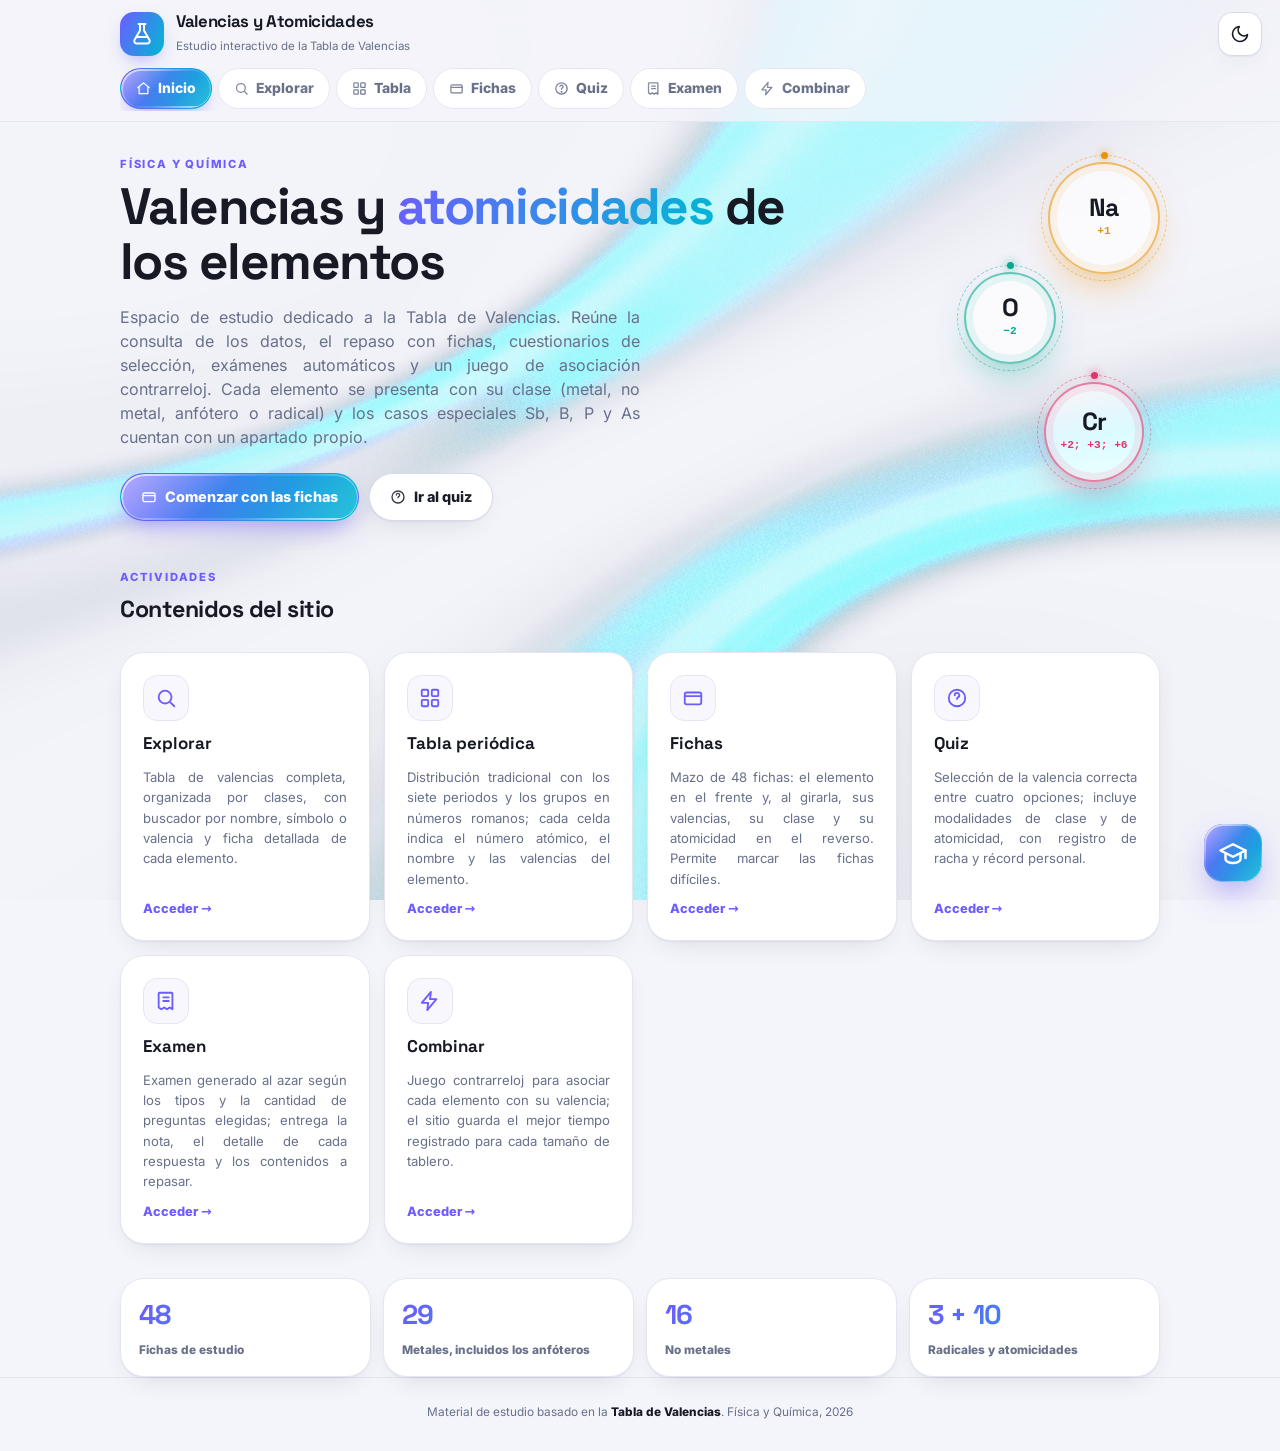
<file: index.html>
<!DOCTYPE html>
<html lang="es" data-theme="light">
<head>
<meta charset="UTF-8">
<meta name="viewport" content="width=device-width, initial-scale=1, viewport-fit=cover">
<title>Inicio | Valencias y Atomicidades</title>
<link rel="stylesheet" href="fonts/fonts.css">
<link rel="stylesheet" href="css/base.css">
<link rel="stylesheet" href="css/actividades.css">
<script>try{var _t=localStorage.getItem('vv_theme');if(_t==='dark'||(!_t&&matchMedia('(prefers-color-scheme: dark)').matches)){document.documentElement.dataset.theme='dark'}}catch(e){}</script>
</head>
<body>
<header class="hd">
  <div class="wrap">
    <div class="hd-row">
      <a class="brand" href="index.html">
        <span class="blogo"><svg width="24" height="24" viewBox="0 0 24 24" fill="none" stroke="currentColor" stroke-width="2" stroke-linecap="round" stroke-linejoin="round"><path d="M10 2v6.5L4.5 18a2.4 2.4 0 0 0 2 3.5h11a2.4 2.4 0 0 0 2-3.5L14 8.5V2"/><path d="M8.5 2h7"/><path d="M7 15h10"/></svg></span>
        <span class="btxt"><h1>Valencias y Atomicidades</h1><span class="hsub">Estudio interactivo de la Tabla de Valencias</span></span>
      </a>
      <button class="iconbtn" id="themeBtn" aria-label="Cambiar tema claro u oscuro" title="Modo claro u oscuro">
        <svg class="ic-moon" width="20" height="20" viewBox="0 0 24 24" fill="none" stroke="currentColor" stroke-width="2" stroke-linecap="round" stroke-linejoin="round"><path d="M21 12.8A9 9 0 1 1 11.2 3 7 7 0 0 0 21 12.8z"/></svg>
        <svg class="ic-sun" width="20" height="20" viewBox="0 0 24 24" fill="none" stroke="currentColor" stroke-width="2" stroke-linecap="round" stroke-linejoin="round"><circle cx="12" cy="12" r="4"/><path d="M12 2v2M12 20v2M4.9 4.9l1.4 1.4M17.7 17.7l1.4 1.4M2 12h2M20 12h2M4.9 19.1l1.4-1.4M17.7 6.3l1.4-1.4"/></svg>
      </button>
    </div>
    <nav class="tabs" data-nav="inicio" aria-label="Secciones">
      <a class="tab" data-page="inicio" href="index.html"><svg viewBox="0 0 24 24" fill="none" stroke="currentColor" stroke-width="2" stroke-linecap="round" stroke-linejoin="round"><path d="M3 10.5 12 3l9 7.5"/><path d="M5 10v10h14V10"/></svg>Inicio</a>
      <a class="tab" data-page="explorar" href="explorar.html"><svg viewBox="0 0 24 24" fill="none" stroke="currentColor" stroke-width="2" stroke-linecap="round" stroke-linejoin="round"><circle cx="11" cy="11" r="7"/><path d="m21 21-4-4"/></svg>Explorar</a>
      <a class="tab" data-page="tabla" href="tabla.html"><svg viewBox="0 0 24 24" fill="none" stroke="currentColor" stroke-width="2" stroke-linecap="round" stroke-linejoin="round"><rect x="3" y="3" width="7" height="7" rx="1"/><rect x="14" y="3" width="7" height="7" rx="1"/><rect x="3" y="14" width="7" height="7" rx="1"/><rect x="14" y="14" width="7" height="7" rx="1"/></svg>Tabla</a>
      <a class="tab" data-page="fichas" href="fichas.html"><svg viewBox="0 0 24 24" fill="none" stroke="currentColor" stroke-width="2" stroke-linecap="round" stroke-linejoin="round"><rect x="3" y="6" width="18" height="13" rx="2"/><path d="M3 10h18"/></svg>Fichas</a>
      <a class="tab" data-page="quiz" href="quiz.html"><svg viewBox="0 0 24 24" fill="none" stroke="currentColor" stroke-width="2" stroke-linecap="round" stroke-linejoin="round"><circle cx="12" cy="12" r="9"/><path d="M9.5 9a2.5 2.5 0 1 1 3.4 2.3c-.7.3-.9.8-.9 1.7"/><circle cx="12" cy="17" r=".6" fill="currentColor"/></svg>Quiz</a>
      <a class="tab" data-page="examen" href="examen.html"><svg viewBox="0 0 24 24" fill="none" stroke="currentColor" stroke-width="2" stroke-linecap="round" stroke-linejoin="round"><path d="M6 3h12a1 1 0 0 1 1 1v17l-3-2-3 2-3-2-3 2-3-2V4a1 1 0 0 1 1-1Z"/><path d="M9 8h6M9 12h6"/></svg>Examen</a>
      <a class="tab" data-page="combinar" href="combinar.html"><svg viewBox="0 0 24 24" fill="none" stroke="currentColor" stroke-width="2" stroke-linecap="round" stroke-linejoin="round"><path d="M13 2 3 14h7l-1 8 10-12h-7l1-8z"/></svg>Combinar</a>
    </nav>
  </div>
</header>

<main class="wrap">
  <section class="hero fadeup">
    <div class="kicker">Física y Química</div>
    <h2>Valencias y <span class="grad">atomicidades</span> de los elementos</h2>
    <p>Espacio de estudio dedicado a la Tabla de Valencias. Reúne la consulta de los datos, el repaso con fichas, cuestionarios de selección, exámenes automáticos y un juego de asociación contrarreloj. Cada elemento se presenta con su clase (metal, no metal, anfótero o radical) y los casos especiales Sb, B, P y As cuentan con un apartado propio.</p>
    <div class="hero-ctas">
      <a class="btn primary" href="fichas.html"><svg viewBox="0 0 24 24" fill="none" stroke="currentColor" stroke-width="2" stroke-linecap="round" stroke-linejoin="round"><rect x="3" y="6" width="18" height="13" rx="2"/><path d="M3 10h18"/></svg>Comenzar con las fichas</a>
      <a class="btn" href="quiz.html"><svg viewBox="0 0 24 24" fill="none" stroke="currentColor" stroke-width="2" stroke-linecap="round" stroke-linejoin="round"><circle cx="12" cy="12" r="9"/><path d="M9.5 9a2.5 2.5 0 1 1 3.4 2.3c-.7.3-.9.8-.9 1.7"/></svg>Ir al quiz</a>
    </div>
  </section>
  <!-- átomos flotantes: fuera del bloque de texto (el hero mide 720px
       y dentro de él taparían el título); anclados al wrap de la página -->
  <span class="float-atom metal fc1" aria-hidden="true"><span class="orbit"></span><b>Na</b><i>+1</i></span>
  <span class="float-atom nometal fc2" aria-hidden="true"><span class="orbit"></span><b>O</b><i>−2</i></span>
  <span class="float-atom anfi fc3" aria-hidden="true"><span class="orbit"></span><b>Cr</b><i>+2; +3; +6</i></span>

  <section class="sec">
    <div class="kicker">Actividades</div>
    <h2 class="h2">Contenidos del sitio</h2>
    <div class="act-grid">
      <a class="act-card" href="explorar.html">
        <span class="act-ico"><svg viewBox="0 0 24 24" fill="none" stroke="currentColor" stroke-width="2" stroke-linecap="round" stroke-linejoin="round"><circle cx="11" cy="11" r="7"/><path d="m21 21-4-4"/></svg></span>
        <h3>Explorar</h3>
        <p>Tabla de valencias completa, organizada por clases, con buscador por nombre, símbolo o valencia y ficha detallada de cada elemento.</p>
        <span class="act-go">Acceder →</span>
      </a>
      <a class="act-card" href="tabla.html">
        <span class="act-ico"><svg viewBox="0 0 24 24" fill="none" stroke="currentColor" stroke-width="2" stroke-linecap="round" stroke-linejoin="round"><rect x="3" y="3" width="7" height="7" rx="1"/><rect x="14" y="3" width="7" height="7" rx="1"/><rect x="3" y="14" width="7" height="7" rx="1"/><rect x="14" y="14" width="7" height="7" rx="1"/></svg></span>
        <h3>Tabla periódica</h3>
        <p>Distribución tradicional con los siete periodos y los grupos en números romanos; cada celda indica el número atómico, el nombre y las valencias del elemento.</p>
        <span class="act-go">Acceder →</span>
      </a>
      <a class="act-card" href="fichas.html">
        <span class="act-ico"><svg viewBox="0 0 24 24" fill="none" stroke="currentColor" stroke-width="2" stroke-linecap="round" stroke-linejoin="round"><rect x="3" y="6" width="18" height="13" rx="2"/><path d="M3 10h18"/></svg></span>
        <h3>Fichas</h3>
        <p>Mazo de 48 fichas: el elemento en el frente y, al girarla, sus valencias, su clase y su atomicidad en el reverso. Permite marcar las fichas difíciles.</p>
        <span class="act-go">Acceder →</span>
      </a>
      <a class="act-card" href="quiz.html">
        <span class="act-ico"><svg viewBox="0 0 24 24" fill="none" stroke="currentColor" stroke-width="2" stroke-linecap="round" stroke-linejoin="round"><circle cx="12" cy="12" r="9"/><path d="M9.5 9a2.5 2.5 0 1 1 3.4 2.3c-.7.3-.9.8-.9 1.7"/></svg></span>
        <h3>Quiz</h3>
        <p>Selección de la valencia correcta entre cuatro opciones; incluye modalidades de clase y de atomicidad, con registro de racha y récord personal.</p>
        <span class="act-go">Acceder →</span>
      </a>
      <a class="act-card" href="examen.html">
        <span class="act-ico"><svg viewBox="0 0 24 24" fill="none" stroke="currentColor" stroke-width="2" stroke-linecap="round" stroke-linejoin="round"><path d="M6 3h12a1 1 0 0 1 1 1v17l-3-2-3 2-3-2-3 2-3-2V4a1 1 0 0 1 1-1Z"/><path d="M9 8h6M9 12h6"/></svg></span>
        <h3>Examen</h3>
        <p>Examen generado al azar según los tipos y la cantidad de preguntas elegidas; entrega la nota, el detalle de cada respuesta y los contenidos a repasar.</p>
        <span class="act-go">Acceder →</span>
      </a>
      <a class="act-card" href="combinar.html">
        <span class="act-ico"><svg viewBox="0 0 24 24" fill="none" stroke="currentColor" stroke-width="2" stroke-linecap="round" stroke-linejoin="round"><path d="M13 2 3 14h7l-1 8 10-12h-7l1-8z"/></svg></span>
        <h3>Combinar</h3>
        <p>Juego contrarreloj para asociar cada elemento con su valencia; el sitio guarda el mejor tiempo registrado para cada tamaño de tablero.</p>
        <span class="act-go">Acceder →</span>
      </a>
    </div>
    <div class="stat-grid" id="stats"></div>
  </section>
</main>

<footer><div class="wrap">Material de estudio basado en la <b>Tabla de Valencias</b>. Física y Química, <span id="footYear"></span></div></footer>

<button class="fab" id="fab" aria-label="Sobre el autor" title="Sobre el autor">
  <svg width="30" height="30" viewBox="0 0 24 24" fill="none" stroke="currentColor" stroke-width="2" stroke-linecap="round" stroke-linejoin="round"><path d="M22 10 12 5 2 10l10 5 10-5z"/><path d="M6 12v5c0 1.7 2.7 3 6 3s6-1.3 6-3v-5"/><path d="M22 10v6"/></svg>
</button>
<div class="author" id="author" role="dialog" aria-label="Sobre el autor">
  <button class="close-x" aria-label="Cerrar"><svg width="16" height="16" viewBox="0 0 24 24" fill="none" stroke="currentColor" stroke-width="2.4" stroke-linecap="round"><path d="M18 6 6 18M6 6l12 12"/></svg></button>
  <div class="au-head">
    <div class="avatar">SF</div>
    <div>
      <h3>Samuel Ferreira Sanabria</h3>
      <p>Licenciatura en Educación de la Física y la Química<br>Tercer Curso, Turno Tarde</p>
    </div>
  </div>
  <div class="au-body"><b>Acerca de este sitio:</b> página web destinada al estudio de las <b>valencias</b> y las <b>atomicidades</b> de los elementos químicos a partir de la Tabla de Valencias. Para cada elemento se indican su <b>clase</b> (metal, no metal, anfótero o radical), su nomenclatura tradicional y los casos especiales <b>Sb, B, P y As</b>. El sitio incluye fichas de repaso, cuestionario de selección, exámenes automáticos, juego de asociación, consulta de la tabla y tabla periódica, organizados en pestañas.</div>
</div>

<script src="js/datos.js"></script>
<script src="js/fondo.js"></script>
<script src="js/ui.js"></script>
<script>
/* estadísticas del inicio, calculadas a partir de la tabla */
(function(){
  const metales=ITEMS.filter(x=>x.kind==='metal').length+ITEMS.filter(x=>x.kind==='anfi').length;
  const nm=ITEMS.filter(x=>x.kind==='nometal').length;
  const rad=ITEMS.filter(x=>x.kind==='radical').length;
  document.getElementById('stats').innerHTML=[
    [ITEMS.length,'Fichas de estudio'],
    [metales,'Metales, incluidos los anfóteros'],
    [nm,'No metales'],
    [rad+' + '+ATOMS.length,'Radicales y atomicidades'],
  ].map(([b,s])=>`<div class="stat"><b>${b}</b><span>${s}</span></div>`).join('');
})();
</script>
</body>
</html>
</file>
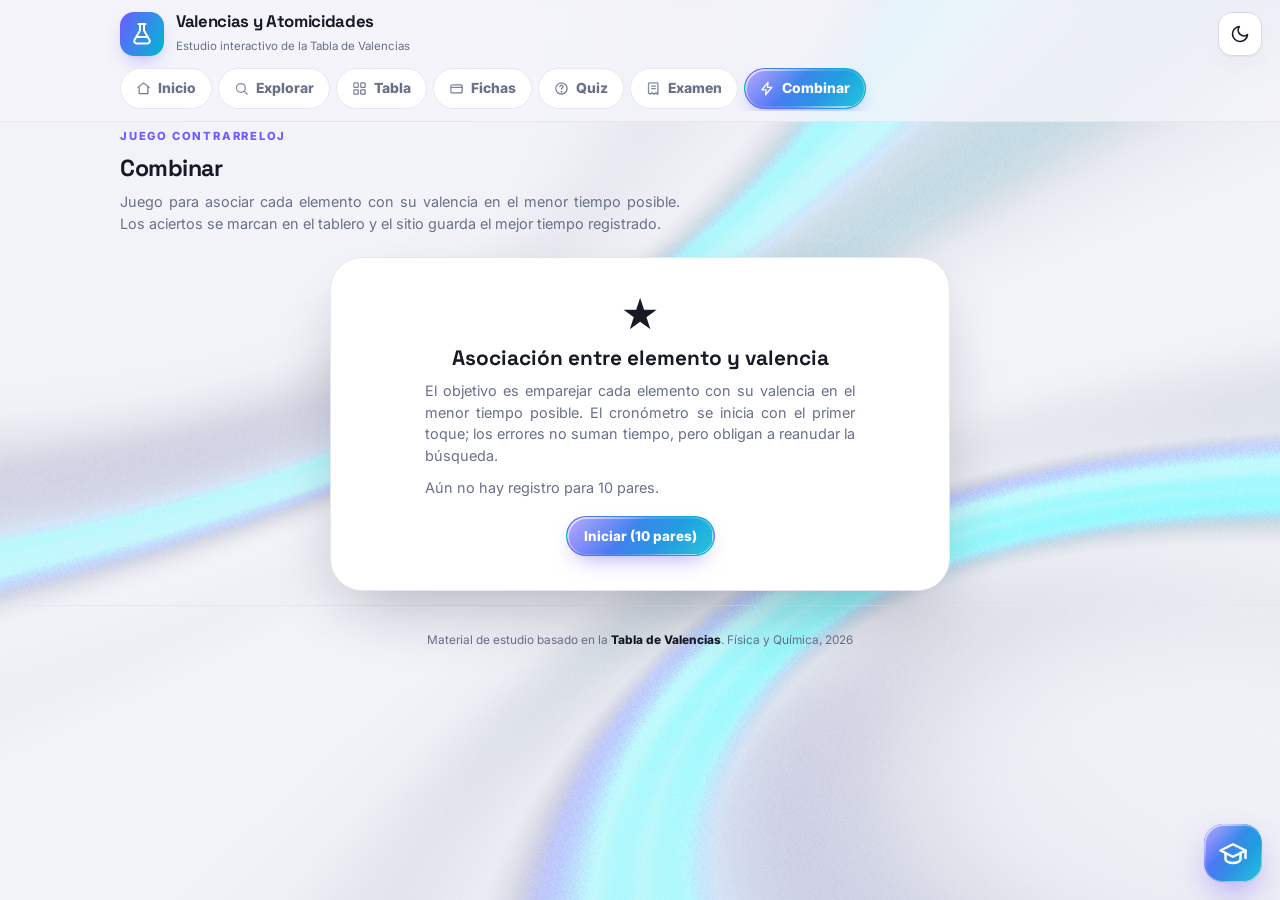
<file: combinar.html>
<!DOCTYPE html>
<html lang="es" data-theme="light">
<head>
<meta charset="UTF-8">
<meta name="viewport" content="width=device-width, initial-scale=1, viewport-fit=cover">
<title>Combinar | Valencias y Atomicidades</title>
<link rel="stylesheet" href="fonts/fonts.css">
<link rel="stylesheet" href="css/base.css">
<link rel="stylesheet" href="css/actividades.css">
<script>try{var _t=localStorage.getItem('vv_theme');if(_t==='dark'||(!_t&&matchMedia('(prefers-color-scheme: dark)').matches)){document.documentElement.dataset.theme='dark'}}catch(e){}</script>
</head>
<body>
<header class="hd">
  <div class="wrap">
    <div class="hd-row">
      <a class="brand" href="index.html">
        <span class="blogo"><svg width="24" height="24" viewBox="0 0 24 24" fill="none" stroke="currentColor" stroke-width="2" stroke-linecap="round" stroke-linejoin="round"><path d="M10 2v6.5L4.5 18a2.4 2.4 0 0 0 2 3.5h11a2.4 2.4 0 0 0 2-3.5L14 8.5V2"/><path d="M8.5 2h7"/><path d="M7 15h10"/></svg></span>
        <span class="btxt"><h1>Valencias y Atomicidades</h1><span class="hsub">Estudio interactivo de la Tabla de Valencias</span></span>
      </a>
      <button class="iconbtn" id="themeBtn" aria-label="Cambiar tema claro u oscuro" title="Modo claro u oscuro">
        <svg class="ic-moon" width="20" height="20" viewBox="0 0 24 24" fill="none" stroke="currentColor" stroke-width="2" stroke-linecap="round" stroke-linejoin="round"><path d="M21 12.8A9 9 0 1 1 11.2 3 7 7 0 0 0 21 12.8z"/></svg>
        <svg class="ic-sun" width="20" height="20" viewBox="0 0 24 24" fill="none" stroke="currentColor" stroke-width="2" stroke-linecap="round" stroke-linejoin="round"><circle cx="12" cy="12" r="4"/><path d="M12 2v2M12 20v2M4.9 4.9l1.4 1.4M17.7 17.7l1.4 1.4M2 12h2M20 12h2M4.9 19.1l1.4-1.4M17.7 6.3l1.4-1.4"/></svg>
      </button>
    </div>
    <nav class="tabs" data-nav="combinar" aria-label="Secciones">
      <a class="tab" data-page="inicio" href="index.html"><svg viewBox="0 0 24 24" fill="none" stroke="currentColor" stroke-width="2" stroke-linecap="round" stroke-linejoin="round"><path d="M3 10.5 12 3l9 7.5"/><path d="M5 10v10h14V10"/></svg>Inicio</a>
      <a class="tab" data-page="explorar" href="explorar.html"><svg viewBox="0 0 24 24" fill="none" stroke="currentColor" stroke-width="2" stroke-linecap="round" stroke-linejoin="round"><circle cx="11" cy="11" r="7"/><path d="m21 21-4-4"/></svg>Explorar</a>
      <a class="tab" data-page="tabla" href="tabla.html"><svg viewBox="0 0 24 24" fill="none" stroke="currentColor" stroke-width="2" stroke-linecap="round" stroke-linejoin="round"><rect x="3" y="3" width="7" height="7" rx="1"/><rect x="14" y="3" width="7" height="7" rx="1"/><rect x="3" y="14" width="7" height="7" rx="1"/><rect x="14" y="14" width="7" height="7" rx="1"/></svg>Tabla</a>
      <a class="tab" data-page="fichas" href="fichas.html"><svg viewBox="0 0 24 24" fill="none" stroke="currentColor" stroke-width="2" stroke-linecap="round" stroke-linejoin="round"><rect x="3" y="6" width="18" height="13" rx="2"/><path d="M3 10h18"/></svg>Fichas</a>
      <a class="tab" data-page="quiz" href="quiz.html"><svg viewBox="0 0 24 24" fill="none" stroke="currentColor" stroke-width="2" stroke-linecap="round" stroke-linejoin="round"><circle cx="12" cy="12" r="9"/><path d="M9.5 9a2.5 2.5 0 1 1 3.4 2.3c-.7.3-.9.8-.9 1.7"/><circle cx="12" cy="17" r=".6" fill="currentColor"/></svg>Quiz</a>
      <a class="tab" data-page="examen" href="examen.html"><svg viewBox="0 0 24 24" fill="none" stroke="currentColor" stroke-width="2" stroke-linecap="round" stroke-linejoin="round"><path d="M6 3h12a1 1 0 0 1 1 1v17l-3-2-3 2-3-2-3 2-3-2V4a1 1 0 0 1 1-1Z"/><path d="M9 8h6M9 12h6"/></svg>Examen</a>
      <a class="tab" data-page="combinar" href="combinar.html"><svg viewBox="0 0 24 24" fill="none" stroke="currentColor" stroke-width="2" stroke-linecap="round" stroke-linejoin="round"><path d="M13 2 3 14h7l-1 8 10-12h-7l1-8z"/></svg>Combinar</a>
    </nav>
  </div>
</header>

<main class="wrap">
  <div class="kicker" style="margin-top:6px">Juego contrarreloj</div>
  <h2 class="h2">Combinar</h2>
  <p class="hsub2">Juego para asociar cada elemento con su valencia en el menor tiempo posible. Los aciertos se marcan en el tablero y el sitio guarda el mejor tiempo registrado.</p>
  <div id="app-combinar"></div>
</main>

<footer><div class="wrap">Material de estudio basado en la <b>Tabla de Valencias</b>. Física y Química, <span id="footYear"></span></div></footer>

<button class="fab" id="fab" aria-label="Sobre el autor" title="Sobre el autor">
  <svg width="30" height="30" viewBox="0 0 24 24" fill="none" stroke="currentColor" stroke-width="2" stroke-linecap="round" stroke-linejoin="round"><path d="M22 10 12 5 2 10l10 5 10-5z"/><path d="M6 12v5c0 1.7 2.7 3 6 3s6-1.3 6-3v-5"/><path d="M22 10v6"/></svg>
</button>
<div class="author" id="author" role="dialog" aria-label="Sobre el autor">
  <button class="close-x" aria-label="Cerrar"><svg width="16" height="16" viewBox="0 0 24 24" fill="none" stroke="currentColor" stroke-width="2.4" stroke-linecap="round"><path d="M18 6 6 18M6 6l12 12"/></svg></button>
  <div class="au-head">
    <div class="avatar">SF</div>
    <div>
      <h3>Samuel Ferreira Sanabria</h3>
      <p>Licenciatura en Educación de la Física y la Química<br>Tercer Curso, Turno Tarde</p>
    </div>
  </div>
  <div class="au-body"><b>Acerca de este sitio:</b> página web destinada al estudio de las <b>valencias</b> y las <b>atomicidades</b> de los elementos químicos a partir de la Tabla de Valencias. Para cada elemento se indican su <b>clase</b> (metal, no metal, anfótero o radical), su nomenclatura tradicional y los casos especiales <b>Sb, B, P y As</b>. El sitio incluye fichas de repaso, cuestionario de selección, exámenes automáticos, juego de asociación, consulta de la tabla y tabla periódica, organizados en pestañas.</div>
</div>

<script src="react/react.production.min.js"></script>
<script src="react/react-dom.production.min.js"></script>
<script src="js/datos.js"></script>
<script src="js/componentes.js"></script>
<script src="js/combinar.js"></script>
<script src="js/fondo.js"></script>
<script src="js/ui.js"></script>
</body>
</html>
</file>
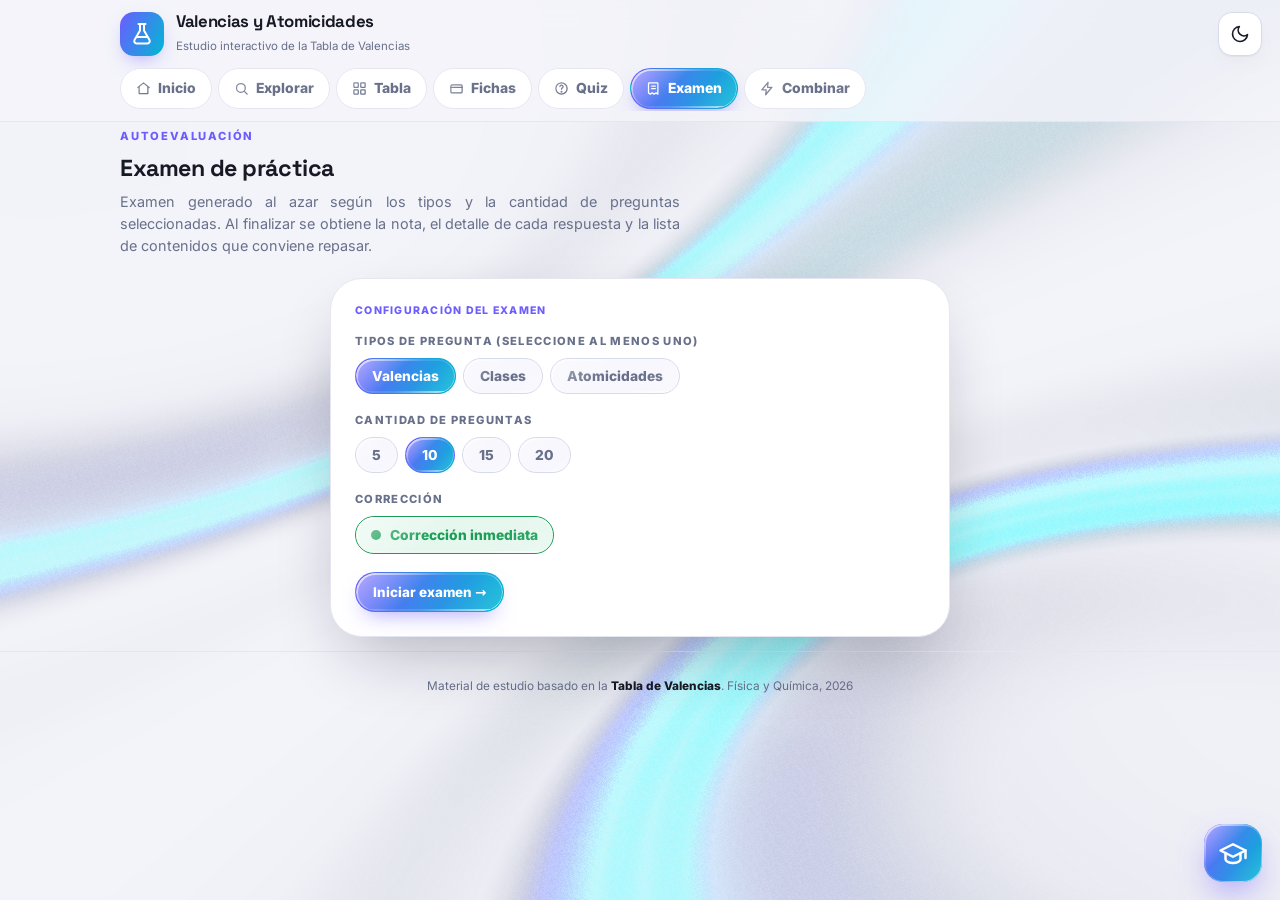
<file: examen.html>
<!DOCTYPE html>
<html lang="es" data-theme="light">
<head>
<meta charset="UTF-8">
<meta name="viewport" content="width=device-width, initial-scale=1, viewport-fit=cover">
<title>Examen | Valencias y Atomicidades</title>
<link rel="stylesheet" href="fonts/fonts.css">
<link rel="stylesheet" href="css/base.css">
<link rel="stylesheet" href="css/actividades.css">
<script>try{var _t=localStorage.getItem('vv_theme');if(_t==='dark'||(!_t&&matchMedia('(prefers-color-scheme: dark)').matches)){document.documentElement.dataset.theme='dark'}}catch(e){}</script>
</head>
<body>
<header class="hd">
  <div class="wrap">
    <div class="hd-row">
      <a class="brand" href="index.html">
        <span class="blogo"><svg width="24" height="24" viewBox="0 0 24 24" fill="none" stroke="currentColor" stroke-width="2" stroke-linecap="round" stroke-linejoin="round"><path d="M10 2v6.5L4.5 18a2.4 2.4 0 0 0 2 3.5h11a2.4 2.4 0 0 0 2-3.5L14 8.5V2"/><path d="M8.5 2h7"/><path d="M7 15h10"/></svg></span>
        <span class="btxt"><h1>Valencias y Atomicidades</h1><span class="hsub">Estudio interactivo de la Tabla de Valencias</span></span>
      </a>
      <button class="iconbtn" id="themeBtn" aria-label="Cambiar tema claro u oscuro" title="Modo claro u oscuro">
        <svg class="ic-moon" width="20" height="20" viewBox="0 0 24 24" fill="none" stroke="currentColor" stroke-width="2" stroke-linecap="round" stroke-linejoin="round"><path d="M21 12.8A9 9 0 1 1 11.2 3 7 7 0 0 0 21 12.8z"/></svg>
        <svg class="ic-sun" width="20" height="20" viewBox="0 0 24 24" fill="none" stroke="currentColor" stroke-width="2" stroke-linecap="round" stroke-linejoin="round"><circle cx="12" cy="12" r="4"/><path d="M12 2v2M12 20v2M4.9 4.9l1.4 1.4M17.7 17.7l1.4 1.4M2 12h2M20 12h2M4.9 19.1l1.4-1.4M17.7 6.3l1.4-1.4"/></svg>
      </button>
    </div>
    <nav class="tabs" data-nav="examen" aria-label="Secciones">
      <a class="tab" data-page="inicio" href="index.html"><svg viewBox="0 0 24 24" fill="none" stroke="currentColor" stroke-width="2" stroke-linecap="round" stroke-linejoin="round"><path d="M3 10.5 12 3l9 7.5"/><path d="M5 10v10h14V10"/></svg>Inicio</a>
      <a class="tab" data-page="explorar" href="explorar.html"><svg viewBox="0 0 24 24" fill="none" stroke="currentColor" stroke-width="2" stroke-linecap="round" stroke-linejoin="round"><circle cx="11" cy="11" r="7"/><path d="m21 21-4-4"/></svg>Explorar</a>
      <a class="tab" data-page="tabla" href="tabla.html"><svg viewBox="0 0 24 24" fill="none" stroke="currentColor" stroke-width="2" stroke-linecap="round" stroke-linejoin="round"><rect x="3" y="3" width="7" height="7" rx="1"/><rect x="14" y="3" width="7" height="7" rx="1"/><rect x="3" y="14" width="7" height="7" rx="1"/><rect x="14" y="14" width="7" height="7" rx="1"/></svg>Tabla</a>
      <a class="tab" data-page="fichas" href="fichas.html"><svg viewBox="0 0 24 24" fill="none" stroke="currentColor" stroke-width="2" stroke-linecap="round" stroke-linejoin="round"><rect x="3" y="6" width="18" height="13" rx="2"/><path d="M3 10h18"/></svg>Fichas</a>
      <a class="tab" data-page="quiz" href="quiz.html"><svg viewBox="0 0 24 24" fill="none" stroke="currentColor" stroke-width="2" stroke-linecap="round" stroke-linejoin="round"><circle cx="12" cy="12" r="9"/><path d="M9.5 9a2.5 2.5 0 1 1 3.4 2.3c-.7.3-.9.8-.9 1.7"/><circle cx="12" cy="17" r=".6" fill="currentColor"/></svg>Quiz</a>
      <a class="tab" data-page="examen" href="examen.html"><svg viewBox="0 0 24 24" fill="none" stroke="currentColor" stroke-width="2" stroke-linecap="round" stroke-linejoin="round"><path d="M6 3h12a1 1 0 0 1 1 1v17l-3-2-3 2-3-2-3 2-3-2V4a1 1 0 0 1 1-1Z"/><path d="M9 8h6M9 12h6"/></svg>Examen</a>
      <a class="tab" data-page="combinar" href="combinar.html"><svg viewBox="0 0 24 24" fill="none" stroke="currentColor" stroke-width="2" stroke-linecap="round" stroke-linejoin="round"><path d="M13 2 3 14h7l-1 8 10-12h-7l1-8z"/></svg>Combinar</a>
    </nav>
  </div>
</header>

<main class="wrap">
  <div class="kicker" style="margin-top:6px">Autoevaluación</div>
  <h2 class="h2">Examen de práctica</h2>
  <p class="hsub2">Examen generado al azar según los tipos y la cantidad de preguntas seleccionadas. Al finalizar se obtiene la nota, el detalle de cada respuesta y la lista de contenidos que conviene repasar.</p>
  <div id="app-examen"></div>
</main>

<footer><div class="wrap">Material de estudio basado en la <b>Tabla de Valencias</b>. Física y Química, <span id="footYear"></span></div></footer>

<button class="fab" id="fab" aria-label="Sobre el autor" title="Sobre el autor">
  <svg width="30" height="30" viewBox="0 0 24 24" fill="none" stroke="currentColor" stroke-width="2" stroke-linecap="round" stroke-linejoin="round"><path d="M22 10 12 5 2 10l10 5 10-5z"/><path d="M6 12v5c0 1.7 2.7 3 6 3s6-1.3 6-3v-5"/><path d="M22 10v6"/></svg>
</button>
<div class="author" id="author" role="dialog" aria-label="Sobre el autor">
  <button class="close-x" aria-label="Cerrar"><svg width="16" height="16" viewBox="0 0 24 24" fill="none" stroke="currentColor" stroke-width="2.4" stroke-linecap="round"><path d="M18 6 6 18M6 6l12 12"/></svg></button>
  <div class="au-head">
    <div class="avatar">SF</div>
    <div>
      <h3>Samuel Ferreira Sanabria</h3>
      <p>Licenciatura en Educación de la Física y la Química<br>Tercer Curso, Turno Tarde</p>
    </div>
  </div>
  <div class="au-body"><b>Acerca de este sitio:</b> página web destinada al estudio de las <b>valencias</b> y las <b>atomicidades</b> de los elementos químicos a partir de la Tabla de Valencias. Para cada elemento se indican su <b>clase</b> (metal, no metal, anfótero o radical), su nomenclatura tradicional y los casos especiales <b>Sb, B, P y As</b>. El sitio incluye fichas de repaso, cuestionario de selección, exámenes automáticos, juego de asociación, consulta de la tabla y tabla periódica, organizados en pestañas.</div>
</div>

<script src="react/react.production.min.js"></script>
<script src="react/react-dom.production.min.js"></script>
<script src="js/datos.js"></script>
<script src="js/componentes.js"></script>
<script src="js/examen.js"></script>
<script src="js/fondo.js"></script>
<script src="js/ui.js"></script>
</body>
</html>
</file>
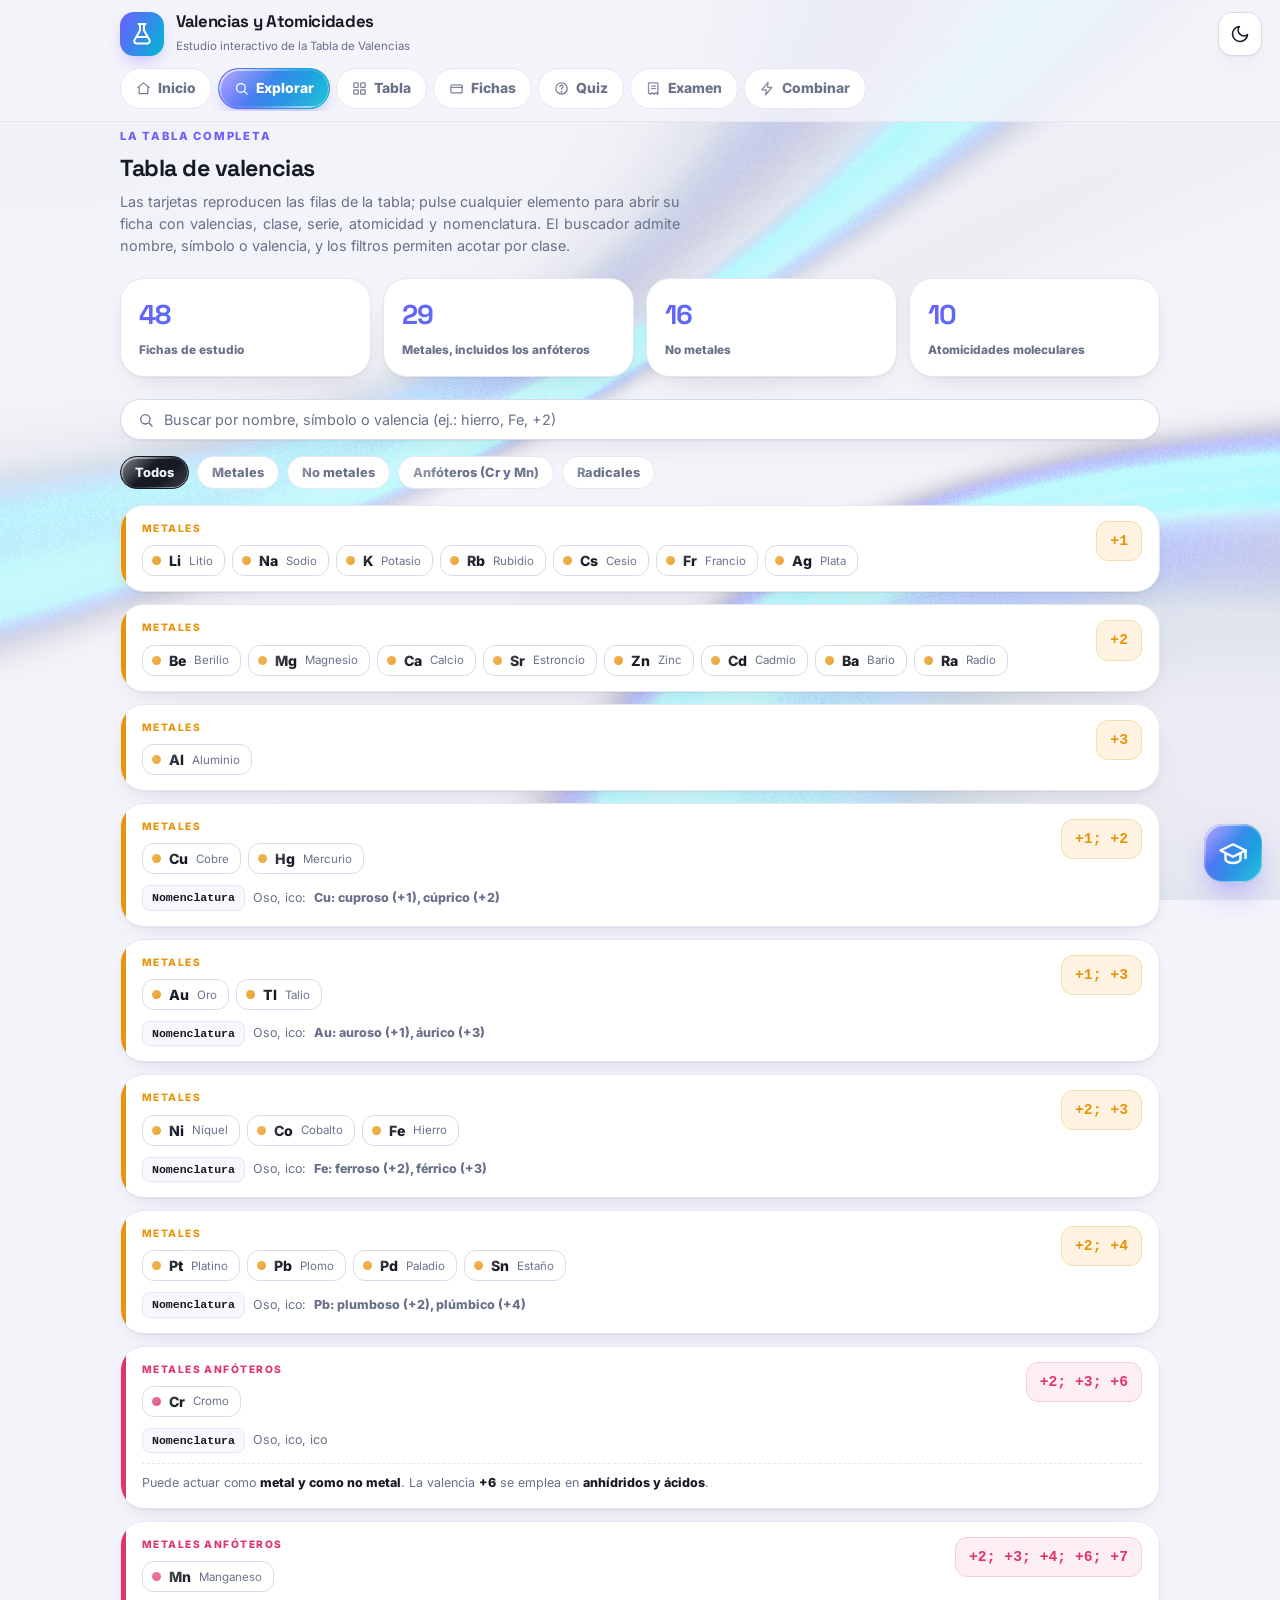
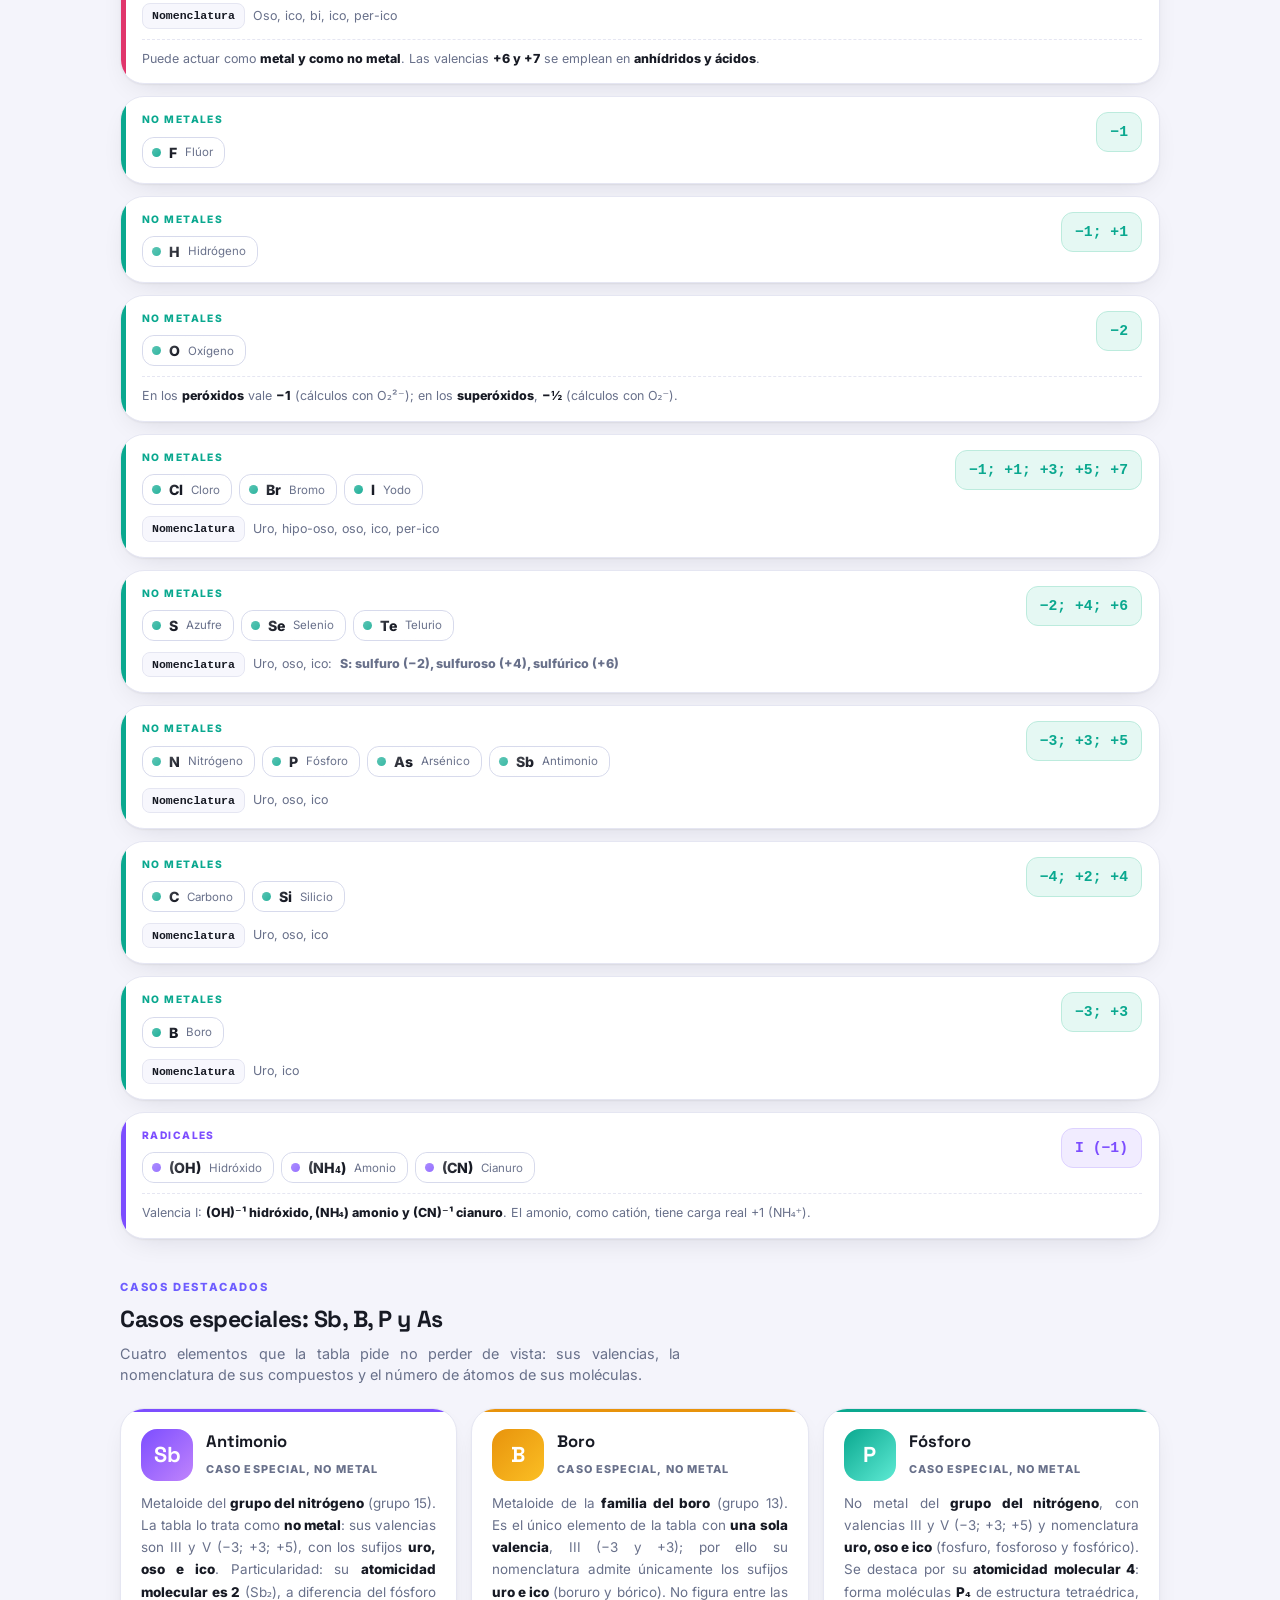
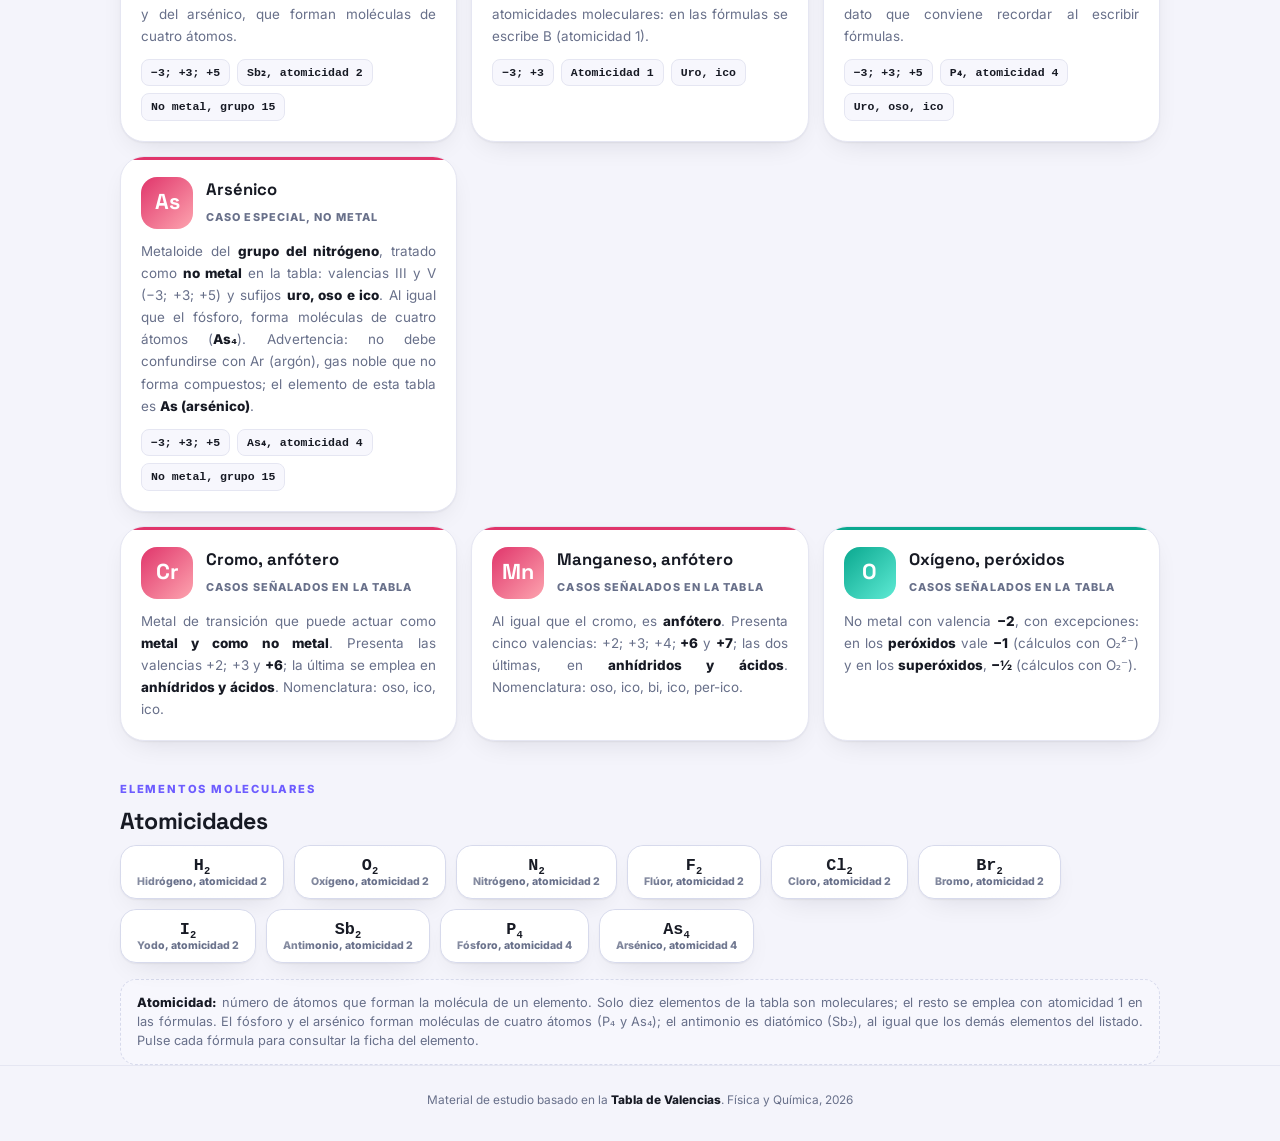
<file: explorar.html>
<!DOCTYPE html>
<html lang="es" data-theme="light">
<head>
<meta charset="UTF-8">
<meta name="viewport" content="width=device-width, initial-scale=1, viewport-fit=cover">
<title>Explorar | Valencias y Atomicidades</title>
<link rel="stylesheet" href="fonts/fonts.css">
<link rel="stylesheet" href="css/base.css">
<link rel="stylesheet" href="css/actividades.css">
<script>try{var _t=localStorage.getItem('vv_theme');if(_t==='dark'||(!_t&&matchMedia('(prefers-color-scheme: dark)').matches)){document.documentElement.dataset.theme='dark'}}catch(e){}</script>
</head>
<body>
<header class="hd">
  <div class="wrap">
    <div class="hd-row">
      <a class="brand" href="index.html">
        <span class="blogo"><svg width="24" height="24" viewBox="0 0 24 24" fill="none" stroke="currentColor" stroke-width="2" stroke-linecap="round" stroke-linejoin="round"><path d="M10 2v6.5L4.5 18a2.4 2.4 0 0 0 2 3.5h11a2.4 2.4 0 0 0 2-3.5L14 8.5V2"/><path d="M8.5 2h7"/><path d="M7 15h10"/></svg></span>
        <span class="btxt"><h1>Valencias y Atomicidades</h1><span class="hsub">Estudio interactivo de la Tabla de Valencias</span></span>
      </a>
      <button class="iconbtn" id="themeBtn" aria-label="Cambiar tema claro u oscuro" title="Modo claro u oscuro">
        <svg class="ic-moon" width="20" height="20" viewBox="0 0 24 24" fill="none" stroke="currentColor" stroke-width="2" stroke-linecap="round" stroke-linejoin="round"><path d="M21 12.8A9 9 0 1 1 11.2 3 7 7 0 0 0 21 12.8z"/></svg>
        <svg class="ic-sun" width="20" height="20" viewBox="0 0 24 24" fill="none" stroke="currentColor" stroke-width="2" stroke-linecap="round" stroke-linejoin="round"><circle cx="12" cy="12" r="4"/><path d="M12 2v2M12 20v2M4.9 4.9l1.4 1.4M17.7 17.7l1.4 1.4M2 12h2M20 12h2M4.9 19.1l1.4-1.4M17.7 6.3l1.4-1.4"/></svg>
      </button>
    </div>
    <nav class="tabs" data-nav="explorar" aria-label="Secciones">
      <a class="tab" data-page="inicio" href="index.html"><svg viewBox="0 0 24 24" fill="none" stroke="currentColor" stroke-width="2" stroke-linecap="round" stroke-linejoin="round"><path d="M3 10.5 12 3l9 7.5"/><path d="M5 10v10h14V10"/></svg>Inicio</a>
      <a class="tab" data-page="explorar" href="explorar.html"><svg viewBox="0 0 24 24" fill="none" stroke="currentColor" stroke-width="2" stroke-linecap="round" stroke-linejoin="round"><circle cx="11" cy="11" r="7"/><path d="m21 21-4-4"/></svg>Explorar</a>
      <a class="tab" data-page="tabla" href="tabla.html"><svg viewBox="0 0 24 24" fill="none" stroke="currentColor" stroke-width="2" stroke-linecap="round" stroke-linejoin="round"><rect x="3" y="3" width="7" height="7" rx="1"/><rect x="14" y="3" width="7" height="7" rx="1"/><rect x="3" y="14" width="7" height="7" rx="1"/><rect x="14" y="14" width="7" height="7" rx="1"/></svg>Tabla</a>
      <a class="tab" data-page="fichas" href="fichas.html"><svg viewBox="0 0 24 24" fill="none" stroke="currentColor" stroke-width="2" stroke-linecap="round" stroke-linejoin="round"><rect x="3" y="6" width="18" height="13" rx="2"/><path d="M3 10h18"/></svg>Fichas</a>
      <a class="tab" data-page="quiz" href="quiz.html"><svg viewBox="0 0 24 24" fill="none" stroke="currentColor" stroke-width="2" stroke-linecap="round" stroke-linejoin="round"><circle cx="12" cy="12" r="9"/><path d="M9.5 9a2.5 2.5 0 1 1 3.4 2.3c-.7.3-.9.8-.9 1.7"/><circle cx="12" cy="17" r=".6" fill="currentColor"/></svg>Quiz</a>
      <a class="tab" data-page="examen" href="examen.html"><svg viewBox="0 0 24 24" fill="none" stroke="currentColor" stroke-width="2" stroke-linecap="round" stroke-linejoin="round"><path d="M6 3h12a1 1 0 0 1 1 1v17l-3-2-3 2-3-2-3 2-3-2V4a1 1 0 0 1 1-1Z"/><path d="M9 8h6M9 12h6"/></svg>Examen</a>
      <a class="tab" data-page="combinar" href="combinar.html"><svg viewBox="0 0 24 24" fill="none" stroke="currentColor" stroke-width="2" stroke-linecap="round" stroke-linejoin="round"><path d="M13 2 3 14h7l-1 8 10-12h-7l1-8z"/></svg>Combinar</a>
    </nav>
  </div>
</header>

<main class="wrap">
  <div class="kicker" style="margin-top:6px">La tabla completa</div>
  <h2 class="h2">Tabla de valencias</h2>
  <p class="hsub2">Las tarjetas reproducen las filas de la tabla; pulse cualquier elemento para abrir su ficha con valencias, clase, serie, atomicidad y nomenclatura. El buscador admite nombre, símbolo o valencia, y los filtros permiten acotar por clase.</p>

  <div class="stat-grid" style="margin-top:0">
    <div class="stat"><b id="statEls">—</b><span>Fichas de estudio</span></div>
    <div class="stat"><b id="statM">—</b><span>Metales, incluidos los anfóteros</span></div>
    <div class="stat"><b id="statNm">—</b><span>No metales</span></div>
    <div class="stat"><b id="statAt">—</b><span>Atomicidades moleculares</span></div>
  </div>

  <div class="sec" style="margin-top:22px">
    <div class="toolbar">
      <div class="searchbox">
        <svg viewBox="0 0 24 24" fill="none" stroke="currentColor" stroke-width="2" stroke-linecap="round" stroke-linejoin="round"><circle cx="11" cy="11" r="7"/><path d="m21 21-4-4"/></svg>
        <input id="searchIn" type="search" placeholder="Buscar por nombre, símbolo o valencia (ej.: hierro, Fe, +2)" aria-label="Buscar elemento">
      </div>
    </div>
    <div class="fchips" id="filterChips">
      <button class="fchip on" data-f="todos">Todos</button>
      <button class="fchip" data-f="metal">Metales</button>
      <button class="fchip" data-f="nometal">No metales</button>
      <button class="fchip" data-f="anfi">Anfóteros (Cr y Mn)</button>
      <button class="fchip" data-f="radical">Radicales</button>
    </div>
    <div id="tabla"></div>
  </div>

  <div class="sec">
    <div class="kicker">Casos destacados</div>
    <h2 class="h2">Casos especiales: Sb, B, P y As</h2>
    <p class="hsub2">Cuatro elementos que la tabla pide no perder de vista: sus valencias, la nomenclatura de sus compuestos y el número de átomos de sus moléculas.</p>
    <div class="sp-grid" id="specials"></div>
    <div class="sp-grid" id="otrosCasos" style="margin-top:14px"></div>
  </div>

  <div class="sec">
    <div class="kicker">Elementos moleculares</div>
    <h2 class="h2">Atomicidades</h2>
    <div class="atom-strip" id="atomStrip"></div>
    <div class="note-card"><b>Atomicidad:</b> número de átomos que forman la molécula de un elemento. Solo diez elementos de la tabla son moleculares; el resto se emplea con atomicidad 1 en las fórmulas. El fósforo y el arsénico forman moléculas de cuatro átomos (P₄ y As₄); el antimonio es diatómico (Sb₂), al igual que los demás elementos del listado. Pulse cada fórmula para consultar la ficha del elemento.</div>
  </div>
</main>

<footer><div class="wrap">Material de estudio basado en la <b>Tabla de Valencias</b>. Física y Química, <span id="footYear"></span></div></footer>

<div class="overlay" id="overlay" role="dialog" aria-modal="true"><div class="sheet" id="sheet"></div></div>

<button class="fab" id="fab" aria-label="Sobre el autor" title="Sobre el autor">
  <svg width="30" height="30" viewBox="0 0 24 24" fill="none" stroke="currentColor" stroke-width="2" stroke-linecap="round" stroke-linejoin="round"><path d="M22 10 12 5 2 10l10 5 10-5z"/><path d="M6 12v5c0 1.7 2.7 3 6 3s6-1.3 6-3v-5"/><path d="M22 10v6"/></svg>
</button>
<div class="author" id="author" role="dialog" aria-label="Sobre el autor">
  <button class="close-x" aria-label="Cerrar"><svg width="16" height="16" viewBox="0 0 24 24" fill="none" stroke="currentColor" stroke-width="2.4" stroke-linecap="round"><path d="M18 6 6 18M6 6l12 12"/></svg></button>
  <div class="au-head">
    <div class="avatar">SF</div>
    <div>
      <h3>Samuel Ferreira Sanabria</h3>
      <p>Licenciatura en Educación de la Física y la Química<br>Tercer Curso, Turno Tarde</p>
    </div>
  </div>
  <div class="au-body"><b>Acerca de este sitio:</b> página web destinada al estudio de las <b>valencias</b> y las <b>atomicidades</b> de los elementos químicos a partir de la Tabla de Valencias. Para cada elemento se indican su <b>clase</b> (metal, no metal, anfótero o radical), su nomenclatura tradicional y los casos especiales <b>Sb, B, P y As</b>. El sitio incluye fichas de repaso, cuestionario de selección, exámenes automáticos, juego de asociación, consulta de la tabla y tabla periódica, organizados en pestañas.</div>
</div>

<script src="js/datos.js"></script>
<script src="js/explorar.js"></script>
<script src="js/fondo.js"></script>
<script src="js/ui.js"></script>
</body>
</html>
</file>
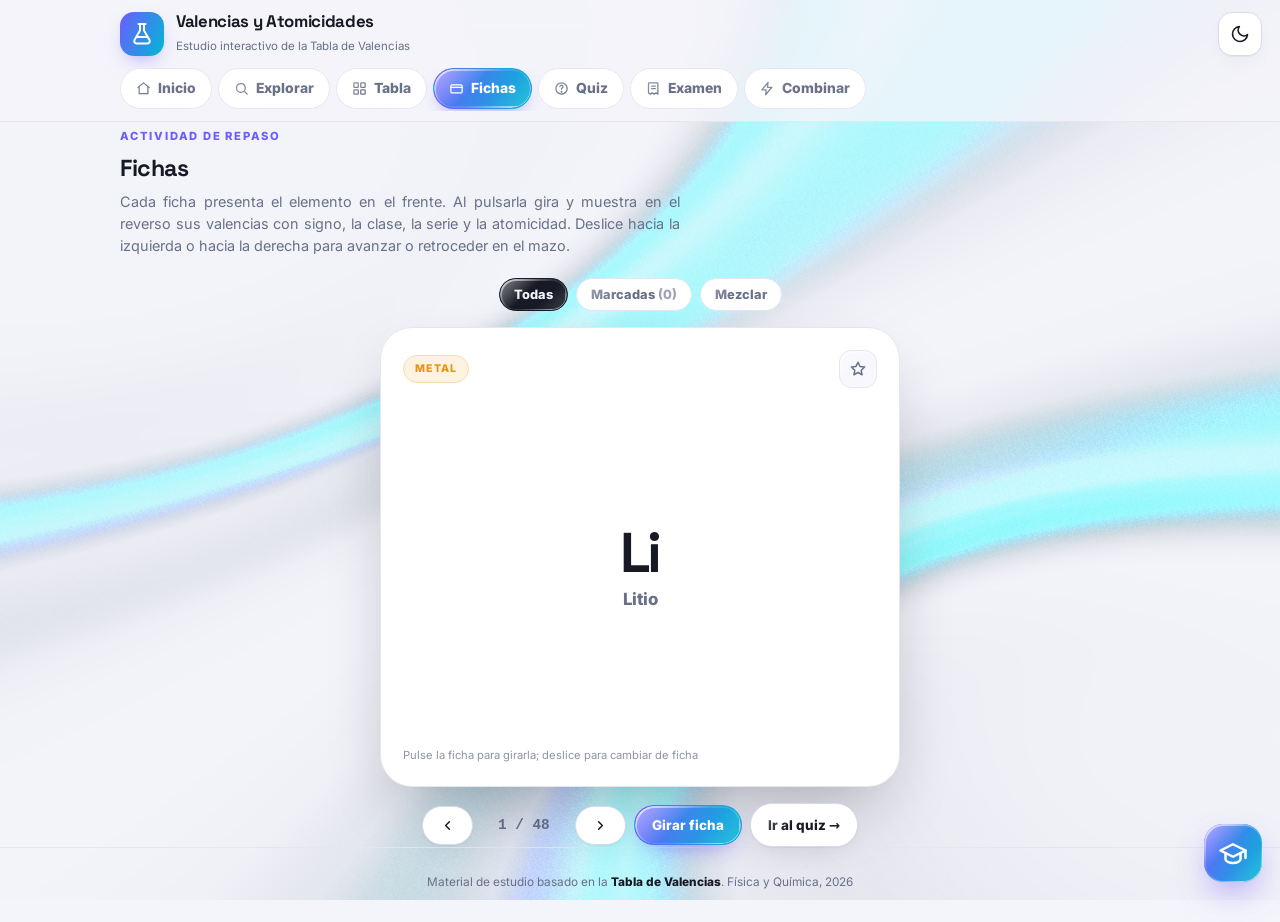
<file: fichas.html>
<!DOCTYPE html>
<html lang="es" data-theme="light">
<head>
<meta charset="UTF-8">
<meta name="viewport" content="width=device-width, initial-scale=1, viewport-fit=cover">
<title>Fichas | Valencias y Atomicidades</title>
<link rel="stylesheet" href="fonts/fonts.css">
<link rel="stylesheet" href="css/base.css">
<link rel="stylesheet" href="css/actividades.css">
<script>try{var _t=localStorage.getItem('vv_theme');if(_t==='dark'||(!_t&&matchMedia('(prefers-color-scheme: dark)').matches)){document.documentElement.dataset.theme='dark'}}catch(e){}</script>
</head>
<body>
<header class="hd">
  <div class="wrap">
    <div class="hd-row">
      <a class="brand" href="index.html">
        <span class="blogo"><svg width="24" height="24" viewBox="0 0 24 24" fill="none" stroke="currentColor" stroke-width="2" stroke-linecap="round" stroke-linejoin="round"><path d="M10 2v6.5L4.5 18a2.4 2.4 0 0 0 2 3.5h11a2.4 2.4 0 0 0 2-3.5L14 8.5V2"/><path d="M8.5 2h7"/><path d="M7 15h10"/></svg></span>
        <span class="btxt"><h1>Valencias y Atomicidades</h1><span class="hsub">Estudio interactivo de la Tabla de Valencias</span></span>
      </a>
      <button class="iconbtn" id="themeBtn" aria-label="Cambiar tema claro u oscuro" title="Modo claro u oscuro">
        <svg class="ic-moon" width="20" height="20" viewBox="0 0 24 24" fill="none" stroke="currentColor" stroke-width="2" stroke-linecap="round" stroke-linejoin="round"><path d="M21 12.8A9 9 0 1 1 11.2 3 7 7 0 0 0 21 12.8z"/></svg>
        <svg class="ic-sun" width="20" height="20" viewBox="0 0 24 24" fill="none" stroke="currentColor" stroke-width="2" stroke-linecap="round" stroke-linejoin="round"><circle cx="12" cy="12" r="4"/><path d="M12 2v2M12 20v2M4.9 4.9l1.4 1.4M17.7 17.7l1.4 1.4M2 12h2M20 12h2M4.9 19.1l1.4-1.4M17.7 6.3l1.4-1.4"/></svg>
      </button>
    </div>
    <nav class="tabs" data-nav="fichas" aria-label="Secciones">
      <a class="tab" data-page="inicio" href="index.html"><svg viewBox="0 0 24 24" fill="none" stroke="currentColor" stroke-width="2" stroke-linecap="round" stroke-linejoin="round"><path d="M3 10.5 12 3l9 7.5"/><path d="M5 10v10h14V10"/></svg>Inicio</a>
      <a class="tab" data-page="explorar" href="explorar.html"><svg viewBox="0 0 24 24" fill="none" stroke="currentColor" stroke-width="2" stroke-linecap="round" stroke-linejoin="round"><circle cx="11" cy="11" r="7"/><path d="m21 21-4-4"/></svg>Explorar</a>
      <a class="tab" data-page="tabla" href="tabla.html"><svg viewBox="0 0 24 24" fill="none" stroke="currentColor" stroke-width="2" stroke-linecap="round" stroke-linejoin="round"><rect x="3" y="3" width="7" height="7" rx="1"/><rect x="14" y="3" width="7" height="7" rx="1"/><rect x="3" y="14" width="7" height="7" rx="1"/><rect x="14" y="14" width="7" height="7" rx="1"/></svg>Tabla</a>
      <a class="tab" data-page="fichas" href="fichas.html"><svg viewBox="0 0 24 24" fill="none" stroke="currentColor" stroke-width="2" stroke-linecap="round" stroke-linejoin="round"><rect x="3" y="6" width="18" height="13" rx="2"/><path d="M3 10h18"/></svg>Fichas</a>
      <a class="tab" data-page="quiz" href="quiz.html"><svg viewBox="0 0 24 24" fill="none" stroke="currentColor" stroke-width="2" stroke-linecap="round" stroke-linejoin="round"><circle cx="12" cy="12" r="9"/><path d="M9.5 9a2.5 2.5 0 1 1 3.4 2.3c-.7.3-.9.8-.9 1.7"/><circle cx="12" cy="17" r=".6" fill="currentColor"/></svg>Quiz</a>
      <a class="tab" data-page="examen" href="examen.html"><svg viewBox="0 0 24 24" fill="none" stroke="currentColor" stroke-width="2" stroke-linecap="round" stroke-linejoin="round"><path d="M6 3h12a1 1 0 0 1 1 1v17l-3-2-3 2-3-2-3 2-3-2V4a1 1 0 0 1 1-1Z"/><path d="M9 8h6M9 12h6"/></svg>Examen</a>
      <a class="tab" data-page="combinar" href="combinar.html"><svg viewBox="0 0 24 24" fill="none" stroke="currentColor" stroke-width="2" stroke-linecap="round" stroke-linejoin="round"><path d="M13 2 3 14h7l-1 8 10-12h-7l1-8z"/></svg>Combinar</a>
    </nav>
  </div>
</header>

<main class="wrap">
  <div class="kicker" style="margin-top:6px">Actividad de repaso</div>
  <h2 class="h2">Fichas</h2>
  <p class="hsub2">Cada ficha presenta el elemento en el frente. Al pulsarla gira y muestra en el reverso sus valencias con signo, la clase, la serie y la atomicidad. Deslice hacia la izquierda o hacia la derecha para avanzar o retroceder en el mazo.</p>
  <div id="app-fichas"></div>
</main>

<footer><div class="wrap">Material de estudio basado en la <b>Tabla de Valencias</b>. Física y Química, <span id="footYear"></span></div></footer>

<button class="fab" id="fab" aria-label="Sobre el autor" title="Sobre el autor">
  <svg width="30" height="30" viewBox="0 0 24 24" fill="none" stroke="currentColor" stroke-width="2" stroke-linecap="round" stroke-linejoin="round"><path d="M22 10 12 5 2 10l10 5 10-5z"/><path d="M6 12v5c0 1.7 2.7 3 6 3s6-1.3 6-3v-5"/><path d="M22 10v6"/></svg>
</button>
<div class="author" id="author" role="dialog" aria-label="Sobre el autor">
  <button class="close-x" aria-label="Cerrar"><svg width="16" height="16" viewBox="0 0 24 24" fill="none" stroke="currentColor" stroke-width="2.4" stroke-linecap="round"><path d="M18 6 6 18M6 6l12 12"/></svg></button>
  <div class="au-head">
    <div class="avatar">SF</div>
    <div>
      <h3>Samuel Ferreira Sanabria</h3>
      <p>Licenciatura en Educación de la Física y la Química<br>Tercer Curso, Turno Tarde</p>
    </div>
  </div>
  <div class="au-body"><b>Acerca de este sitio:</b> página web destinada al estudio de las <b>valencias</b> y las <b>atomicidades</b> de los elementos químicos a partir de la Tabla de Valencias. Para cada elemento se indican su <b>clase</b> (metal, no metal, anfótero o radical), su nomenclatura tradicional y los casos especiales <b>Sb, B, P y As</b>. El sitio incluye fichas de repaso, cuestionario de selección, exámenes automáticos, juego de asociación, consulta de la tabla y tabla periódica, organizados en pestañas.</div>
</div>

<script src="react/react.production.min.js"></script>
<script src="react/react-dom.production.min.js"></script>
<script src="js/datos.js"></script>
<script src="js/componentes.js"></script>
<script src="js/fichas.js"></script>
<script src="js/fondo.js"></script>
<script src="js/ui.js"></script>
</body>
</html>
</file>
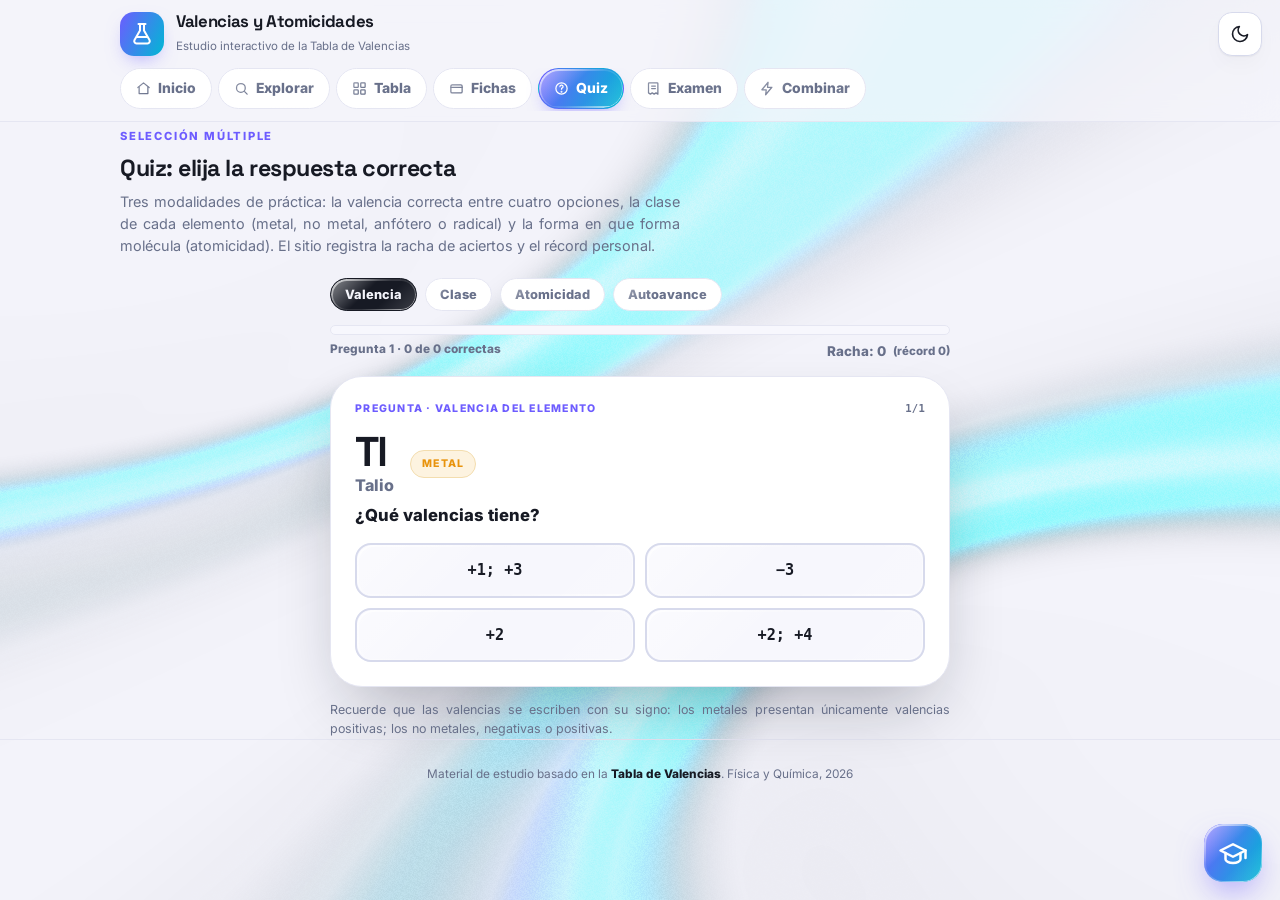
<file: quiz.html>
<!DOCTYPE html>
<html lang="es" data-theme="light">
<head>
<meta charset="UTF-8">
<meta name="viewport" content="width=device-width, initial-scale=1, viewport-fit=cover">
<title>Quiz | Valencias y Atomicidades</title>
<link rel="stylesheet" href="fonts/fonts.css">
<link rel="stylesheet" href="css/base.css">
<link rel="stylesheet" href="css/actividades.css">
<script>try{var _t=localStorage.getItem('vv_theme');if(_t==='dark'||(!_t&&matchMedia('(prefers-color-scheme: dark)').matches)){document.documentElement.dataset.theme='dark'}}catch(e){}</script>
</head>
<body>
<header class="hd">
  <div class="wrap">
    <div class="hd-row">
      <a class="brand" href="index.html">
        <span class="blogo"><svg width="24" height="24" viewBox="0 0 24 24" fill="none" stroke="currentColor" stroke-width="2" stroke-linecap="round" stroke-linejoin="round"><path d="M10 2v6.5L4.5 18a2.4 2.4 0 0 0 2 3.5h11a2.4 2.4 0 0 0 2-3.5L14 8.5V2"/><path d="M8.5 2h7"/><path d="M7 15h10"/></svg></span>
        <span class="btxt"><h1>Valencias y Atomicidades</h1><span class="hsub">Estudio interactivo de la Tabla de Valencias</span></span>
      </a>
      <button class="iconbtn" id="themeBtn" aria-label="Cambiar tema claro u oscuro" title="Modo claro u oscuro">
        <svg class="ic-moon" width="20" height="20" viewBox="0 0 24 24" fill="none" stroke="currentColor" stroke-width="2" stroke-linecap="round" stroke-linejoin="round"><path d="M21 12.8A9 9 0 1 1 11.2 3 7 7 0 0 0 21 12.8z"/></svg>
        <svg class="ic-sun" width="20" height="20" viewBox="0 0 24 24" fill="none" stroke="currentColor" stroke-width="2" stroke-linecap="round" stroke-linejoin="round"><circle cx="12" cy="12" r="4"/><path d="M12 2v2M12 20v2M4.9 4.9l1.4 1.4M17.7 17.7l1.4 1.4M2 12h2M20 12h2M4.9 19.1l1.4-1.4M17.7 6.3l1.4-1.4"/></svg>
      </button>
    </div>
    <nav class="tabs" data-nav="quiz" aria-label="Secciones">
      <a class="tab" data-page="inicio" href="index.html"><svg viewBox="0 0 24 24" fill="none" stroke="currentColor" stroke-width="2" stroke-linecap="round" stroke-linejoin="round"><path d="M3 10.5 12 3l9 7.5"/><path d="M5 10v10h14V10"/></svg>Inicio</a>
      <a class="tab" data-page="explorar" href="explorar.html"><svg viewBox="0 0 24 24" fill="none" stroke="currentColor" stroke-width="2" stroke-linecap="round" stroke-linejoin="round"><circle cx="11" cy="11" r="7"/><path d="m21 21-4-4"/></svg>Explorar</a>
      <a class="tab" data-page="tabla" href="tabla.html"><svg viewBox="0 0 24 24" fill="none" stroke="currentColor" stroke-width="2" stroke-linecap="round" stroke-linejoin="round"><rect x="3" y="3" width="7" height="7" rx="1"/><rect x="14" y="3" width="7" height="7" rx="1"/><rect x="3" y="14" width="7" height="7" rx="1"/><rect x="14" y="14" width="7" height="7" rx="1"/></svg>Tabla</a>
      <a class="tab" data-page="fichas" href="fichas.html"><svg viewBox="0 0 24 24" fill="none" stroke="currentColor" stroke-width="2" stroke-linecap="round" stroke-linejoin="round"><rect x="3" y="6" width="18" height="13" rx="2"/><path d="M3 10h18"/></svg>Fichas</a>
      <a class="tab" data-page="quiz" href="quiz.html"><svg viewBox="0 0 24 24" fill="none" stroke="currentColor" stroke-width="2" stroke-linecap="round" stroke-linejoin="round"><circle cx="12" cy="12" r="9"/><path d="M9.5 9a2.5 2.5 0 1 1 3.4 2.3c-.7.3-.9.8-.9 1.7"/><circle cx="12" cy="17" r=".6" fill="currentColor"/></svg>Quiz</a>
      <a class="tab" data-page="examen" href="examen.html"><svg viewBox="0 0 24 24" fill="none" stroke="currentColor" stroke-width="2" stroke-linecap="round" stroke-linejoin="round"><path d="M6 3h12a1 1 0 0 1 1 1v17l-3-2-3 2-3-2-3 2-3-2V4a1 1 0 0 1 1-1Z"/><path d="M9 8h6M9 12h6"/></svg>Examen</a>
      <a class="tab" data-page="combinar" href="combinar.html"><svg viewBox="0 0 24 24" fill="none" stroke="currentColor" stroke-width="2" stroke-linecap="round" stroke-linejoin="round"><path d="M13 2 3 14h7l-1 8 10-12h-7l1-8z"/></svg>Combinar</a>
    </nav>
  </div>
</header>

<main class="wrap">
  <div class="kicker" style="margin-top:6px">Selección múltiple</div>
  <h2 class="h2">Quiz: elija la respuesta correcta</h2>
  <p class="hsub2">Tres modalidades de práctica: la valencia correcta entre cuatro opciones, la clase de cada elemento (metal, no metal, anfótero o radical) y la forma en que forma molécula (atomicidad). El sitio registra la racha de aciertos y el récord personal.</p>
  <div id="app-quiz"></div>
</main>

<footer><div class="wrap">Material de estudio basado en la <b>Tabla de Valencias</b>. Física y Química, <span id="footYear"></span></div></footer>

<button class="fab" id="fab" aria-label="Sobre el autor" title="Sobre el autor">
  <svg width="30" height="30" viewBox="0 0 24 24" fill="none" stroke="currentColor" stroke-width="2" stroke-linecap="round" stroke-linejoin="round"><path d="M22 10 12 5 2 10l10 5 10-5z"/><path d="M6 12v5c0 1.7 2.7 3 6 3s6-1.3 6-3v-5"/><path d="M22 10v6"/></svg>
</button>
<div class="author" id="author" role="dialog" aria-label="Sobre el autor">
  <button class="close-x" aria-label="Cerrar"><svg width="16" height="16" viewBox="0 0 24 24" fill="none" stroke="currentColor" stroke-width="2.4" stroke-linecap="round"><path d="M18 6 6 18M6 6l12 12"/></svg></button>
  <div class="au-head">
    <div class="avatar">SF</div>
    <div>
      <h3>Samuel Ferreira Sanabria</h3>
      <p>Licenciatura en Educación de la Física y la Química<br>Tercer Curso, Turno Tarde</p>
    </div>
  </div>
  <div class="au-body"><b>Acerca de este sitio:</b> página web destinada al estudio de las <b>valencias</b> y las <b>atomicidades</b> de los elementos químicos a partir de la Tabla de Valencias. Para cada elemento se indican su <b>clase</b> (metal, no metal, anfótero o radical), su nomenclatura tradicional y los casos especiales <b>Sb, B, P y As</b>. El sitio incluye fichas de repaso, cuestionario de selección, exámenes automáticos, juego de asociación, consulta de la tabla y tabla periódica, organizados en pestañas.</div>
</div>

<script src="react/react.production.min.js"></script>
<script src="react/react-dom.production.min.js"></script>
<script src="js/datos.js"></script>
<script src="js/componentes.js"></script>
<script src="js/quiz.js"></script>
<script src="js/fondo.js"></script>
<script src="js/ui.js"></script>
</body>
</html>
</file>
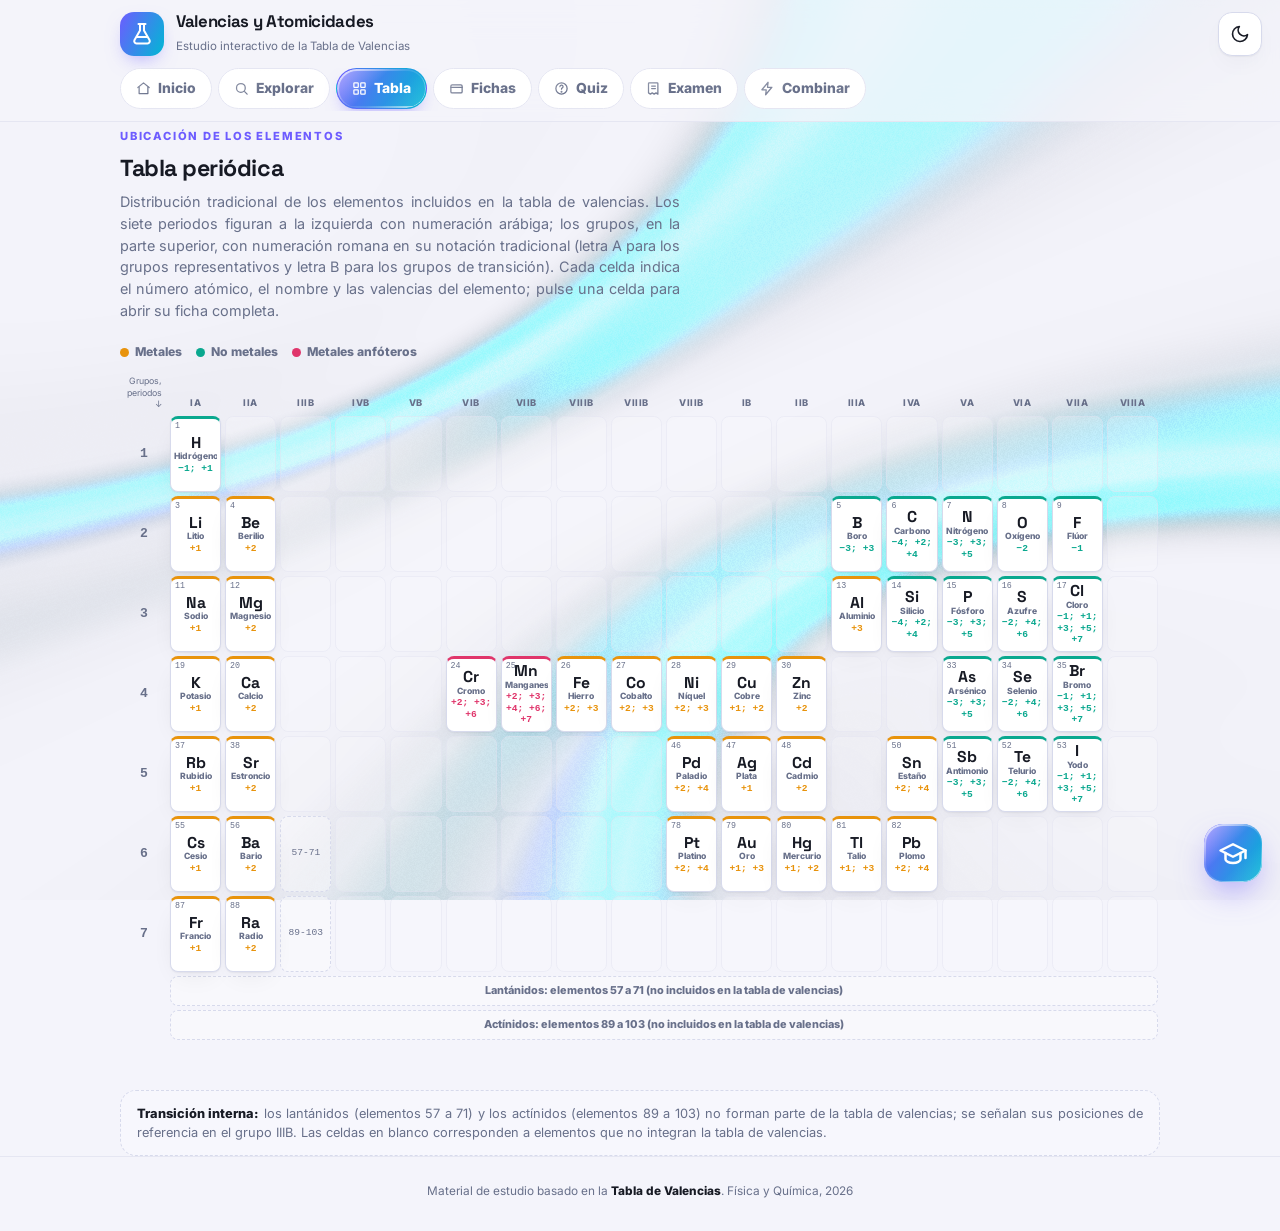
<file: tabla.html>
<!DOCTYPE html>
<html lang="es" data-theme="light">
<head>
<meta charset="UTF-8">
<meta name="viewport" content="width=device-width, initial-scale=1, viewport-fit=cover">
<title>Tabla periódica | Valencias y Atomicidades</title>
<link rel="stylesheet" href="fonts/fonts.css">
<link rel="stylesheet" href="css/base.css">
<link rel="stylesheet" href="css/actividades.css">
<link rel="stylesheet" href="css/tabla.css">
<script>try{var _t=localStorage.getItem('vv_theme');if(_t==='dark'||(!_t&&matchMedia('(prefers-color-scheme: dark)').matches)){document.documentElement.dataset.theme='dark'}}catch(e){}</script>
</head>
<body>
<header class="hd">
  <div class="wrap">
    <div class="hd-row">
      <a class="brand" href="index.html">
        <span class="blogo"><svg width="24" height="24" viewBox="0 0 24 24" fill="none" stroke="currentColor" stroke-width="2" stroke-linecap="round" stroke-linejoin="round"><path d="M10 2v6.5L4.5 18a2.4 2.4 0 0 0 2 3.5h11a2.4 2.4 0 0 0 2-3.5L14 8.5V2"/><path d="M8.5 2h7"/><path d="M7 15h10"/></svg></span>
        <span class="btxt"><h1>Valencias y Atomicidades</h1><span class="hsub">Estudio interactivo de la Tabla de Valencias</span></span>
      </a>
      <button class="iconbtn" id="themeBtn" aria-label="Cambiar tema claro u oscuro" title="Modo claro u oscuro">
        <svg class="ic-moon" width="20" height="20" viewBox="0 0 24 24" fill="none" stroke="currentColor" stroke-width="2" stroke-linecap="round" stroke-linejoin="round"><path d="M21 12.8A9 9 0 1 1 11.2 3 7 7 0 0 0 21 12.8z"/></svg>
        <svg class="ic-sun" width="20" height="20" viewBox="0 0 24 24" fill="none" stroke="currentColor" stroke-width="2" stroke-linecap="round" stroke-linejoin="round"><circle cx="12" cy="12" r="4"/><path d="M12 2v2M12 20v2M4.9 4.9l1.4 1.4M17.7 17.7l1.4 1.4M2 12h2M20 12h2M4.9 19.1l1.4-1.4M17.7 6.3l1.4-1.4"/></svg>
      </button>
    </div>
    <nav class="tabs" data-nav="tabla" aria-label="Secciones">
      <a class="tab" data-page="inicio" href="index.html"><svg viewBox="0 0 24 24" fill="none" stroke="currentColor" stroke-width="2" stroke-linecap="round" stroke-linejoin="round"><path d="M3 10.5 12 3l9 7.5"/><path d="M5 10v10h14V10"/></svg>Inicio</a>
      <a class="tab" data-page="explorar" href="explorar.html"><svg viewBox="0 0 24 24" fill="none" stroke="currentColor" stroke-width="2" stroke-linecap="round" stroke-linejoin="round"><circle cx="11" cy="11" r="7"/><path d="m21 21-4-4"/></svg>Explorar</a>
      <a class="tab" data-page="tabla" href="tabla.html"><svg viewBox="0 0 24 24" fill="none" stroke="currentColor" stroke-width="2" stroke-linecap="round" stroke-linejoin="round"><rect x="3" y="3" width="7" height="7" rx="1"/><rect x="14" y="3" width="7" height="7" rx="1"/><rect x="3" y="14" width="7" height="7" rx="1"/><rect x="14" y="14" width="7" height="7" rx="1"/></svg>Tabla</a>
      <a class="tab" data-page="fichas" href="fichas.html"><svg viewBox="0 0 24 24" fill="none" stroke="currentColor" stroke-width="2" stroke-linecap="round" stroke-linejoin="round"><rect x="3" y="6" width="18" height="13" rx="2"/><path d="M3 10h18"/></svg>Fichas</a>
      <a class="tab" data-page="quiz" href="quiz.html"><svg viewBox="0 0 24 24" fill="none" stroke="currentColor" stroke-width="2" stroke-linecap="round" stroke-linejoin="round"><circle cx="12" cy="12" r="9"/><path d="M9.5 9a2.5 2.5 0 1 1 3.4 2.3c-.7.3-.9.8-.9 1.7"/><circle cx="12" cy="17" r=".6" fill="currentColor"/></svg>Quiz</a>
      <a class="tab" data-page="examen" href="examen.html"><svg viewBox="0 0 24 24" fill="none" stroke="currentColor" stroke-width="2" stroke-linecap="round" stroke-linejoin="round"><path d="M6 3h12a1 1 0 0 1 1 1v17l-3-2-3 2-3-2-3 2-3-2V4a1 1 0 0 1 1-1Z"/><path d="M9 8h6M9 12h6"/></svg>Examen</a>
      <a class="tab" data-page="combinar" href="combinar.html"><svg viewBox="0 0 24 24" fill="none" stroke="currentColor" stroke-width="2" stroke-linecap="round" stroke-linejoin="round"><path d="M13 2 3 14h7l-1 8 10-12h-7l1-8z"/></svg>Combinar</a>
    </nav>
  </div>
</header>

<main class="wrap">
  <div class="kicker" style="margin-top:6px">Ubicación de los elementos</div>
  <h2 class="h2">Tabla periódica</h2>
  <p class="hsub2">Distribución tradicional de los elementos incluidos en la tabla de valencias. Los siete periodos figuran a la izquierda con numeración arábiga; los grupos, en la parte superior, con numeración romana en su notación tradicional (letra A para los grupos representativos y letra B para los grupos de transición). Cada celda indica el número atómico, el nombre y las valencias del elemento; pulse una celda para abrir su ficha completa.</p>

  <div class="pt-legend">
    <span><span class="dot metal"></span>Metales</span>
    <span><span class="dot nometal"></span>No metales</span>
    <span><span class="dot anfi"></span>Metales anfóteros</span>
  </div>

  <div class="pt-scroll"><div class="pt" id="ptGrid"></div></div>

  <div class="sec">
    <div class="note-card"><b>Transición interna:</b> los lantánidos (elementos 57 a 71) y los actínidos (elementos 89 a 103) no forman parte de la tabla de valencias; se señalan sus posiciones de referencia en el grupo IIIB. Las celdas en blanco corresponden a elementos que no integran la tabla de valencias.</div>
  </div>
</main>

<footer><div class="wrap">Material de estudio basado en la <b>Tabla de Valencias</b>. Física y Química, <span id="footYear"></span></div></footer>

<div class="overlay" id="overlay" role="dialog" aria-modal="true"><div class="sheet" id="sheet"></div></div>

<button class="fab" id="fab" aria-label="Sobre el autor" title="Sobre el autor">
  <svg width="30" height="30" viewBox="0 0 24 24" fill="none" stroke="currentColor" stroke-width="2" stroke-linecap="round" stroke-linejoin="round"><path d="M22 10 12 5 2 10l10 5 10-5z"/><path d="M6 12v5c0 1.7 2.7 3 6 3s6-1.3 6-3v-5"/><path d="M22 10v6"/></svg>
</button>
<div class="author" id="author" role="dialog" aria-label="Sobre el autor">
  <button class="close-x" aria-label="Cerrar"><svg width="16" height="16" viewBox="0 0 24 24" fill="none" stroke="currentColor" stroke-width="2.4" stroke-linecap="round"><path d="M18 6 6 18M6 6l12 12"/></svg></button>
  <div class="au-head">
    <div class="avatar">SF</div>
    <div>
      <h3>Samuel Ferreira Sanabria</h3>
      <p>Licenciatura en Educación de la Física y la Química<br>Tercer Curso, Turno Tarde</p>
    </div>
  </div>
  <div class="au-body"><b>Acerca de este sitio:</b> página web destinada al estudio de las <b>valencias</b> y las <b>atomicidades</b> de los elementos químicos a partir de la Tabla de Valencias. Para cada elemento se indican su <b>clase</b> (metal, no metal, anfótero o radical), su nomenclatura tradicional y los casos especiales <b>Sb, B, P y As</b>. El sitio incluye fichas de repaso, cuestionario de selección, exámenes automáticos, juego de asociación, consulta de la tabla y tabla periódica, organizados en pestañas.</div>
</div>

<script src="js/datos.js"></script>
<script src="js/tabla.js"></script>
<script src="js/fondo.js"></script>
<script src="js/ui.js"></script>
</body>
</html>
</file>
<file: fonts/fonts.css>
/* Fuentes locales del proyecto (sin CDN, carga instantánea) */
@font-face{
  font-family:'Space Grotesk';
  font-style:normal; font-weight:500; font-display:swap;
  src:url('space-grotesk-500.woff2') format('woff2');
}
@font-face{
  font-family:'Space Grotesk';
  font-style:normal; font-weight:700; font-display:swap;
  src:url('space-grotesk-700.woff2') format('woff2');
}
@font-face{
  font-family:'Inter';
  font-style:normal; font-weight:400; font-display:swap;
  src:url('inter-400.woff2') format('woff2');
}
@font-face{
  font-family:'Inter';
  font-style:normal; font-weight:500; font-display:swap;
  src:url('inter-500.woff2') format('woff2');
}
@font-face{
  font-family:'Inter';
  font-style:normal; font-weight:800; font-display:swap;
  src:url('inter-800.woff2') format('woff2');
}
</file>
<file: css/base.css>
/* ============================================================
   base.css · tokens, reset, layout compartido (header/nav/fab)
   ============================================================ */
:root{
  --sans:'Inter',system-ui,-apple-system,'Segoe UI',Roboto,Arial,sans-serif;
  --disp:'Space Grotesk','Inter',system-ui,sans-serif;
  --r-s:10px; --r-m:16px; --r-l:24px; --r-xl:32px;
  --sh:0 1px 2px rgba(16,20,35,.06),0 10px 30px -14px rgba(16,20,35,.16);
  --sh-lg:0 30px 70px -22px rgba(16,20,35,.32);
  --mono:ui-monospace,'SF Mono',SFMono-Regular,Menlo,Consolas,monospace;
}
html[data-theme="light"]{
  --bg:#f4f4fb; --card:#ffffff; --card2:#f7f7fd; --ink:#171a24; --mut:#68708a;
  --line:#e5e6f2; --line2:#d7daec;
  --brand:#6d5cff; --brand2:#00b8d4;
  --grad:linear-gradient(115deg,#6d5cff,#00b8d4);
  --metal:#e8930c; --metal-bg:#fdf3e0; --metal-bd:#f3ddae;
  --nometal:#0aa88f; --nometal-bg:#e5f8f3; --nometal-bd:#bcEBDD;
  --anfi:#e0356b; --anfi-bg:#fdeef2; --anfi-bd:#f9cdd8;
  --radical:#7c4dff; --radical-bg:#f1ecff; --radical-bd:#ddd2ff;
  --good:#1a9e56; --good-bg:#e6f7ee; --bad:#d92c3c; --bad-bg:#fdeaec;
  --star:#f0a416;
  --glA1:rgba(255,255,255,.5); --glA2:rgba(255,255,255,.16);
  --glR1:rgba(255,255,255,.75); --glR2:rgba(255,255,255,.12);
}
html[data-theme="dark"]{
  --bg:#0a0d18; --card:#131728; --card2:#191e34; --ink:#e9ecfa; --mut:#8e99b8;
  --line:#232a44; --line2:#2f3856;
  --brand:#8f7dff; --brand2:#22d3ee;
  --grad:linear-gradient(115deg,#8f7dff,#22d3ee);
  --metal:#f5b02e; --metal-bg:rgba(245,176,46,.13); --metal-bd:rgba(245,176,46,.4);
  --nometal:#2ed8b8; --nometal-bg:rgba(46,216,184,.12); --nometal-bd:rgba(46,216,184,.4);
  --anfi:#fb6a8f; --anfi-bg:rgba(251,106,143,.13); --anfi-bd:rgba(251,106,143,.4);
  --radical:#a68bff; --radical-bg:rgba(166,139,255,.14); --radical-bd:rgba(166,139,255,.42);
  --good:#4ade80; --good-bg:rgba(74,222,128,.13); --bad:#f87171; --bad-bg:rgba(248,113,113,.13);
  --star:#fbbf24;
  --glA1:rgba(255,255,255,.14); --glA2:rgba(255,255,255,.05);
  --glR1:rgba(255,255,255,.35); --glR2:rgba(255,255,255,.04);
}
*{box-sizing:border-box;margin:0;padding:0}
html{-webkit-text-size-adjust:100%}
body{
  font-family:var(--sans); background:var(--bg); color:var(--ink);
  line-height:1.5; min-height:100dvh; position:relative;
}
button{font-family:inherit;font-size:inherit;color:inherit;background:none;border:0;cursor:pointer}
a{color:inherit;text-decoration:none}
input{font-family:inherit;color:inherit}
button:focus-visible,input:focus-visible,a:focus-visible{outline:2px solid var(--brand);outline-offset:2px;border-radius:8px}
.wrap{max-width:1080px;margin:0 auto;padding:0 20px}
.mono{font-family:var(--mono)}
sub{font-size:.62em;line-height:0}
::selection{background:var(--brand);color:#fff}

/* ---------- Header ---------- */
.hd{
  position:sticky;top:0;z-index:50;
  background:color-mix(in srgb,var(--bg) 80%,transparent);
  -webkit-backdrop-filter:blur(16px);backdrop-filter:blur(16px);
  border-bottom:1px solid var(--line);
  padding-top:12px;padding-bottom:10px;
}
.hd-row{display:flex;align-items:center;gap:12px}
.brand{display:flex;align-items:center;gap:12px;flex:1;min-width:0}
.blogo{
  width:44px;height:44px;border-radius:14px;flex:none;display:grid;place-items:center;
  background:var(--grad);color:#fff;box-shadow:0 8px 20px -8px rgba(109,92,255,.6);
}
.btxt{min-width:0}
.btxt h1{font-family:var(--disp);font-size:1.05rem;font-weight:700;letter-spacing:-.02em;line-height:1.15;white-space:nowrap;overflow:hidden;text-overflow:ellipsis}
.hsub{font-size:.72rem;color:var(--mut);white-space:nowrap;overflow:hidden;text-overflow:ellipsis}
.iconbtn{
  width:44px;height:44px;border-radius:14px;flex:none;display:grid;place-items:center;
  background:var(--card);border:1px solid var(--line2);color:var(--ink);
  box-shadow:var(--sh);transition:transform .15s ease;
}
.iconbtn:active{transform:scale(.92)}
/* el botón de tema vive fuera del ancho del wrap: pegado al borde
   derecho de la pantalla, alineado con el logo */
.hd .iconbtn{position:absolute;top:12px;right:18px}
.hd-row{padding-right:58px}
html[data-theme="light"] .ic-sun{display:none}
html[data-theme="dark"] .ic-moon{display:none}

/* ---------- Nav (pestañas) ---------- */
.tabs{display:flex;gap:6px;margin-top:12px;overflow-x:auto;scrollbar-width:none;-webkit-overflow-scrolling:touch;padding-bottom:2px}
.tabs::-webkit-scrollbar{display:none}
.tab{
  flex:none;display:inline-flex;align-items:center;gap:7px;white-space:nowrap;
  padding:9px 15px;border-radius:999px;font-size:.87rem;font-weight:600;
  color:var(--mut);background:var(--card);border:1px solid var(--line);
  transition:all .18s ease;
}
.tab svg{width:15px;height:15px}
.tab:hover{color:var(--ink);border-color:var(--line2)}
.tab.on{background:var(--grad);color:#fff;border-color:transparent;box-shadow:0 8px 18px -8px rgba(109,92,255,.6)}

/* ---------- Secciones / títulos ---------- */
main{padding:26px 0 46px;position:relative}
.kicker{font-size:.7rem;font-weight:800;letter-spacing:.16em;text-transform:uppercase;color:var(--brand);margin-bottom:6px}
h2.h2{font-family:var(--disp);font-size:1.45rem;font-weight:700;letter-spacing:-.02em;margin-bottom:6px}
.hsub2{color:var(--mut);font-size:.9rem;margin-bottom:22px;max-width:560px}
.sec{margin-top:40px}

/* ---------- Botones / chips compartidos ---------- */
.btn{
  display:inline-flex;align-items:center;gap:8px;padding:12px 20px;border-radius:999px;
  font-weight:700;font-size:.9rem;border:1px solid var(--line2);background:var(--card);
  box-shadow:var(--sh);transition:transform .15s ease;
}
.btn:hover{transform:translateY(-1px)}
.btn:active{transform:scale(.97)}
.btn.primary{background:var(--grad);color:#fff;border-color:transparent;box-shadow:0 12px 26px -10px rgba(109,92,255,.65)}
.btn svg{width:16px;height:16px}
.cat{
  font-size:.66rem;font-weight:800;letter-spacing:.12em;text-transform:uppercase;
  padding:5px 11px;border-radius:999px;border:1px solid transparent;white-space:nowrap;
}
.cat.metal{color:var(--metal);background:var(--metal-bg);border-color:var(--metal-bd)}
.cat.nometal{color:var(--nometal);background:var(--nometal-bg);border-color:var(--nometal-bd)}
.cat.anfi{color:var(--anfi);background:var(--anfi-bg);border-color:var(--anfi-bd)}
.cat.radical{color:var(--radical);background:var(--radical-bg);border-color:var(--radical-bd)}
.dot{width:9px;height:9px;border-radius:50%;flex:none}
.dot.metal{background:var(--metal)} .dot.nometal{background:var(--nometal)}
.dot.anfi{background:var(--anfi)} .dot.radical{background:var(--radical)}
.chip{
  display:inline-flex;align-items:center;gap:8px;text-align:left;
  background:var(--card);border:1px solid var(--line2);border-radius:12px;
  padding:6px 11px 6px 9px;transition:all .15s ease;
}
button.chip:hover{border-color:var(--brand);transform:translateY(-1px)}
button.chip:active{transform:scale(.96)}
.chip .sym{font-weight:800;font-size:.88rem}
.chip .nm{font-size:.72rem;color:var(--mut)}
.fchip{
  padding:8px 14px;border-radius:999px;font-size:.8rem;font-weight:700;
  background:var(--card);border:1px solid var(--line);color:var(--mut);transition:all .15s;
}
.fchip.on{background:var(--ink);color:var(--bg);border-color:var(--ink)}
.fchips{display:flex;gap:8px;flex-wrap:wrap;align-items:center}

/* ---------- Modal / sheet ---------- */
.overlay{
  position:fixed;inset:0;z-index:60;background:rgba(10,13,26,.45);
  -webkit-backdrop-filter:blur(3px);backdrop-filter:blur(3px);
  display:flex;align-items:flex-end;justify-content:center;
  opacity:0;pointer-events:none;transition:opacity .22s;
}
html[data-theme="dark"] .overlay{background:rgba(0,3,10,.62)}
.overlay.on{opacity:1;pointer-events:auto}
.sheet{
  width:min(560px,100%);max-height:86dvh;overflow:auto;
  background:var(--card);border:1px solid var(--line);
  border-radius:var(--r-xl) var(--r-xl) 0 0;padding:24px;
  transform:translateY(30px);transition:transform .26s cubic-bezier(.2,.8,.3,1);
  box-shadow:var(--sh-lg);
}
.overlay.on .sheet{transform:none}
@media(min-width:720px){
  .overlay{align-items:center;padding:20px}
  .sheet{border-radius:var(--r-xl)}
}
.sh-head{display:flex;align-items:center;gap:14px;margin-bottom:18px}
.sh-sym{width:64px;height:64px;border-radius:18px;display:grid;place-items:center;flex:none;font-family:var(--disp);font-weight:700;font-size:1.7rem;color:#fff}
.sh-sym.s-metal{background:linear-gradient(135deg,var(--metal),#fcd34d)}
.sh-sym.s-nometal{background:linear-gradient(135deg,var(--nometal),#99f6e4)}
.sh-sym.s-anfi{background:linear-gradient(135deg,var(--anfi),#fecdd3)}
.sh-sym.s-radical{background:linear-gradient(135deg,var(--radical),#ddd6fe)}
.sh-title{flex:1}
.sh-title h3{font-family:var(--disp);font-size:1.3rem;font-weight:700;letter-spacing:-.02em}
.sh-title .kinds{font-size:.75rem;color:var(--mut);font-weight:600}
.modal-close{width:38px;height:38px;border-radius:12px;background:var(--card2);border:1px solid var(--line);display:grid;place-items:center;color:var(--mut);flex:none}
.info-row{
  display:flex;gap:12px;font-size:.86rem;align-items:baseline;
  background:var(--card2);border:1px solid var(--line);border-radius:var(--r-m);padding:11px 14px;
}
.info-row + .info-row{margin-top:9px}
.info-row .k{flex:none;width:104px;font-size:.65rem;font-weight:800;letter-spacing:.1em;text-transform:uppercase;color:var(--mut);padding-top:2px}
.info-row .v{flex:1;font-weight:600;line-height:1.45}
.info-row .v small{display:block;font-weight:500;color:var(--mut);font-size:.76rem}
.info-row .v.big{font-family:var(--mono);font-weight:800;font-size:1.08rem}
.sh-note{margin-top:14px;font-size:.82rem;color:var(--mut);border-top:1px dashed var(--line);padding-top:14px;line-height:1.6}
.sh-note b{color:var(--ink)}

/* ---------- Ventana flotante del autor ---------- */
.fab{
  position:fixed;right:18px;bottom:calc(18px + env(safe-area-inset-bottom));z-index:70;
  width:58px;height:58px;border-radius:19px;background:var(--grad);color:#fff;
  display:grid;place-items:center;border:0;
  box-shadow:0 14px 34px -10px rgba(109,92,255,.7);transition:transform .18s ease;
}
.fab:hover{transform:translateY(-3px) scale(1.03)}
.fab:active{transform:scale(.92)}
.author{
  position:fixed;right:18px;bottom:calc(88px + env(safe-area-inset-bottom));z-index:69;
  width:min(92vw,352px);background:var(--card);border:1px solid var(--line);
  border-radius:var(--r-xl);box-shadow:var(--sh-lg);padding:24px;
  opacity:0;pointer-events:none;transform:translateY(14px) scale(.97);
  transition:all .26s cubic-bezier(.2,.8,.3,1);
}
.author.on{opacity:1;pointer-events:auto;transform:none}
.close-x{position:absolute;top:10px;right:10px;width:32px;height:32px;border-radius:10px;display:grid;place-items:center;color:var(--mut)}
.au-head{display:flex;gap:13px;align-items:center;margin-bottom:14px}
.avatar{width:54px;height:54px;border-radius:18px;background:var(--grad);color:#fff;display:grid;place-items:center;font-family:var(--disp);font-weight:700;font-size:1.15rem;flex:none}
.au-head h3{font-family:var(--disp);font-size:1.05rem;font-weight:700;letter-spacing:-.01em}
.au-head p{font-size:.78rem;color:var(--mut);font-weight:600;line-height:1.45}
.au-body{border-top:1px dashed var(--line);padding-top:13px;font-size:.84rem;color:var(--mut);line-height:1.6}
.au-body b{color:var(--ink)}
.au-foot{margin-top:12px;font-size:.7rem;font-weight:700;letter-spacing:.06em;color:var(--mut)}

/* ---------- Footer ---------- */
footer{border-top:1px solid var(--line);padding:26px 0 30px;text-align:center;font-size:.74rem;color:var(--mut)}
footer b{color:var(--ink)}

/* ---------- Utilidades ---------- */
.center{text-align:center}
.hide{display:none !important}
/* textos informativos justificados (estilo Word) */
.hero p,.hsub2,.act-card p,.note-card,.sp-body,.g-nota,.sh-note,.au-body,
.qtip,.matchintro p,.matchend p,.endcard p,.rev .body{
  text-align:justify; text-justify:inter-word; hyphens:auto; -webkit-hyphens:auto;
}
/* superficie de vidrio (estilo glass surface) sobre los botones,
   conservando los colores originales de cada uno.
   Ojo: .fab es fixed y .close-x absolute; NO sobreescribir su
   position (por eso van aparte, sólo con overflow e isolation) */
.btn,.dbtn,.tab,.iconbtn,.fchip,.segbtn,.tgl,.opt,.tile,.starbtn,.modal-close,.chip,.atom{
  position:relative; overflow:hidden; isolation:isolate;
}
.close-x,.fab{overflow:hidden;isolation:isolate}
.btn,.dbtn,.tab,.iconbtn,.fchip,.segbtn,.tgl,.opt,.tile,.starbtn,.modal-close,.close-x,.fab{
  -webkit-backdrop-filter:blur(8px) saturate(1.25); backdrop-filter:blur(8px) saturate(1.25);
}
/* en pantallas pequeñas se retiran los desenfoques por elemento
   (caros en la GPU de un móvil cuando detrás hay un lienzo animado);
   el degradado de vidrio se conserva */
@media(max-width:719px){
  .btn,.dbtn,.tab,.iconbtn,.fchip,.segbtn,.tgl,.opt,.tile,.starbtn,.modal-close,.close-x,.fab{
    -webkit-backdrop-filter:none;backdrop-filter:none;
  }
  .hd{-webkit-backdrop-filter:blur(8px);backdrop-filter:blur(8px)}
}
.btn::before,.dbtn::before,.tab::before,.iconbtn::before,.fchip::before,.segbtn::before,
.tgl::before,.opt::before,.tile::before,.starbtn::before,.modal-close::before,.close-x::before,
.fab::before,.chip::before,.atom::before{
  content:""; position:absolute; inset:0; border-radius:inherit; pointer-events:none; z-index:0;
  background:linear-gradient(135deg,var(--glA1) 0%,transparent 42%,transparent 64%,var(--glA2) 100%);
}
.btn::after,.dbtn::after,.tab::after,.iconbtn::after,.fchip::after,.segbtn::after,
.tgl::after,.opt::after,.tile::after,.starbtn::after,.modal-close::after,.close-x::after,
.fab::after,.chip::after,.atom::after{
  content:""; position:absolute; inset:0; border-radius:inherit; pointer-events:none; z-index:0;
  padding:1.5px;
  background:linear-gradient(150deg,var(--glR1),var(--glR2) 45%,var(--glR2) 60%,var(--glR1));
  -webkit-mask:linear-gradient(#000 0 0) content-box,linear-gradient(#000 0 0);
  -webkit-mask-composite:xor;
  mask:linear-gradient(#000 0 0) content-box exclude,linear-gradient(#000 0 0);
  mask-composite:exclude;
}
@keyframes fadeUp{from{opacity:0;transform:translateY(10px)}to{opacity:1;transform:none}}
.fadeup{animation:fadeUp .35s ease}
@keyframes floaty{0%,100%{transform:translateY(0)}50%{transform:translateY(-9px)}}
@keyframes shake{25%{transform:translateX(-4px)}75%{transform:translateX(4px)}}
@media(max-width:719px){ .hsub{display:none} }
@media(prefers-reduced-motion:reduce){
  *{animation-duration:.01ms !important;transition-duration:.01ms !important}
}
</file>
<file: css/actividades.css>
/* ============================================================
   actividades.css · widgets de las actividades (fichas, quiz,
   examen, combinar, explorar)
   ============================================================ */

/* ---------- Inicio: hero + grid de actividades ---------- */
.hero{position:relative;padding:34px 0 8px;max-width:720px}
.hero h2{font-family:var(--disp);font-size:clamp(2rem,6vw,3.2rem);font-weight:700;letter-spacing:-.03em;line-height:1.08}
.hero h2 .grad{background:var(--grad);-webkit-background-clip:text;background-clip:text;-webkit-text-fill-color:transparent}
.hero p{color:var(--mut);font-size:1rem;margin:16px 0 24px;max-width:520px}
.hero-ctas{display:flex;gap:10px;flex-wrap:wrap}
/* elementos flotantes del hero: círculos tipo átomo con el elemento
   y su valencia, anillo del color de su clase y un electrón en órbita */
.float-atom{
  --fa:var(--brand);
  position:absolute;width:106px;height:106px;border-radius:50%;
  display:grid;place-content:center;justify-items:center;gap:3px;text-align:center;
  background:color-mix(in srgb,var(--card) 66%,transparent);
  -webkit-backdrop-filter:blur(12px) saturate(1.35);backdrop-filter:blur(12px) saturate(1.35);
  border:2px solid color-mix(in srgb,var(--fa) 62%,transparent);
  box-shadow:0 18px 42px -16px color-mix(in srgb,var(--fa) 70%,transparent),
    inset 0 0 0 7px color-mix(in srgb,var(--fa) 9%,transparent);
  animation:floaty 6s ease-in-out infinite;user-select:none;pointer-events:none;
}
.float-atom.metal{--fa:var(--metal)}
.float-atom.nometal{--fa:var(--nometal)}
.float-atom.anfi{--fa:var(--anfi)}
.float-atom.radical{--fa:var(--radical)}
.float-atom b{font-family:var(--disp);font-size:1.55rem;font-weight:700;letter-spacing:-.04em;color:var(--ink);line-height:1}
.float-atom i{font-family:var(--mono);font-style:normal;font-weight:800;font-size:.7rem;color:var(--fa);white-space:nowrap}
.float-atom .orbit{
  position:absolute;inset:-9px;border-radius:50%;pointer-events:none;
  border:1px dashed color-mix(in srgb,var(--fa) 45%,transparent);
  animation:orbita 12s linear infinite;
}
.float-atom .orbit::before{
  content:"";position:absolute;top:-3.5px;left:calc(50% - 3.5px);
  width:7px;height:7px;border-radius:50%;background:var(--fa);
  box-shadow:0 0 10px color-mix(in srgb,var(--fa) 80%,transparent);
}
/* posiciones relativas al wrap de la página (main), a la derecha del
   texto del hero: nunca encima del título ni de los párrafos */
.fc1{top:40px;right:20px;width:112px;height:112px;animation-delay:.3s}
.fc2{top:150px;right:124px;width:92px;height:92px;animation-delay:1.6s}
.fc3{top:260px;right:36px;width:100px;height:100px;animation-delay:2.7s}
@keyframes orbita{to{transform:rotate(360deg)}}
/* se ocultan cuando ya no hay espacio libre a la derecha del hero */
@media(max-width:979px){.float-atom{display:none}}
.act-grid{display:grid;grid-template-columns:repeat(auto-fit,minmax(230px,1fr));gap:14px;margin-top:26px}
.act-card{
  display:flex;flex-direction:column;gap:10px;background:var(--card);
  border:1px solid var(--line);border-radius:var(--r-l);padding:22px;box-shadow:var(--sh);
  transition:transform .18s ease, box-shadow .18s ease;position:relative;overflow:hidden;
}
.act-card::after{content:"";position:absolute;inset:0 0 auto 0;height:3px;background:var(--grad);opacity:0;transition:opacity .2s}
.act-card:hover{transform:translateY(-4px);box-shadow:var(--sh-lg)}
.act-card:hover::after{opacity:1}
.act-ico{width:46px;height:46px;border-radius:14px;display:grid;place-items:center;background:var(--card2);border:1px solid var(--line);color:var(--brand)}
.act-ico svg{width:22px;height:22px}
.act-card h3{font-family:var(--disp);font-size:1.06rem;font-weight:700}
.act-card p{font-size:.82rem;color:var(--mut);line-height:1.55;flex:1}
.act-go{font-size:.8rem;font-weight:700;color:var(--brand);display:inline-flex;align-items:center;gap:6px}
.stat-grid{display:grid;grid-template-columns:repeat(auto-fit,minmax(150px,1fr));gap:12px;margin-top:34px}
.stat{background:var(--card);border:1px solid var(--line);border-radius:var(--r-l);padding:16px 18px;box-shadow:var(--sh)}
.stat b{display:block;font-family:var(--disp);font-size:1.7rem;font-weight:700;letter-spacing:-.03em;background:var(--grad);-webkit-background-clip:text;background-clip:text;-webkit-text-fill-color:transparent}
.stat span{font-size:.74rem;color:var(--mut);font-weight:600}

/* ---------- Explorar ---------- */
.toolbar{display:flex;gap:10px;margin:6px 0 16px;flex-wrap:wrap}
.searchbox{flex:1;min-width:200px;display:flex;align-items:center;gap:10px;background:var(--card);border:1px solid var(--line2);border-radius:999px;padding:11px 17px;box-shadow:var(--sh)}
.searchbox svg{width:16px;height:16px;color:var(--mut);flex:none}
.searchbox input{border:0;background:none;outline:none;width:100%;font-size:.9rem}
.searchbox input::placeholder{color:var(--mut)}
/* aire alrededor de la fila de filtros: sin esta separación los
   chips quedan pegados al buscador y, sobre todo, a la primera
   tarjeta (la fila no llevaba margen inferior ninguno) */
#filterChips{margin:4px 0 16px}
.gcard{
  background:var(--card);border:1px solid var(--line);border-radius:var(--r-l);
  box-shadow:var(--sh);margin-bottom:12px;position:relative;overflow:hidden;padding-left:6px;
}
.gcard::before{content:"";position:absolute;left:0;top:0;bottom:0;width:5px;border-radius:6px 0 0 6px}
.gcard.k-metal::before{background:var(--metal)} .gcard.k-nometal::before{background:var(--nometal)}
.gcard.k-anfi::before{background:var(--anfi)} .gcard.k-radical::before{background:var(--radical)}
.g-in{padding:15px 17px 15px 15px}
.g-top{display:flex;gap:10px;align-items:flex-start;justify-content:space-between;flex-wrap:wrap}
.g-cat{font-size:.64rem;font-weight:800;letter-spacing:.14em;text-transform:uppercase;margin-bottom:9px}
.k-metal .g-cat{color:var(--metal)} .k-nometal .g-cat{color:var(--nometal)}
.k-anfi .g-cat{color:var(--anfi)} .k-radical .g-cat{color:var(--radical)}
.els{display:flex;flex-wrap:wrap;gap:7px}
.g-val{font-family:var(--mono);font-weight:800;font-size:.92rem;white-space:nowrap;padding:8px 13px;border-radius:12px;border:1px solid transparent}
.k-metal .g-val{color:var(--metal);background:var(--metal-bg);border-color:var(--metal-bd)}
.k-nometal .g-val{color:var(--nometal);background:var(--nometal-bg);border-color:var(--nometal-bd)}
.k-anfi .g-val{color:var(--anfi);background:var(--anfi-bg);border-color:var(--anfi-bd)}
.k-radical .g-val{color:var(--radical);background:var(--radical-bg);border-color:var(--radical-bd)}
.g-nom{margin-top:11px;font-size:.78rem;color:var(--mut);display:flex;gap:8px;flex-wrap:wrap;align-items:center}
.g-nom .tag{font-family:var(--mono);font-weight:700;font-size:.72rem;background:var(--card2);border:1px solid var(--line);border-radius:8px;padding:3px 9px;color:var(--ink)}
.g-nota{margin-top:10px;font-size:.78rem;color:var(--mut);border-top:1px dashed var(--line);padding-top:10px}
.g-nota b{color:var(--ink)}
/* la columna de chips es un ítem flexible con base propia: así el ancho
   no depende de un max-width porcentual (que creaba una dependencia
   circular y colapsaba a 0 la tarjeta con un solo elemento) */
.g-top .g-main{flex:1 1 220px;min-width:220px}
/* casos especiales */
.sp-grid{display:grid;grid-template-columns:repeat(auto-fit,minmax(250px,1fr));gap:14px}
.sp-card{background:var(--card);border:1px solid var(--line);border-radius:var(--r-l);box-shadow:var(--sh);padding:20px;position:relative;overflow:hidden}
.sp-card::after{content:"";position:absolute;inset:0 0 auto 0;height:3px}
.sp-card.c-sb::after{background:var(--radical)} .sp-card.c-b::after{background:var(--metal)}
.sp-card.c-p::after{background:var(--nometal)} .sp-card.c-as::after{background:var(--anfi)}
.sp-head{display:flex;align-items:center;gap:13px;margin-bottom:11px}
.sp-sym{width:52px;height:52px;border-radius:16px;flex:none;display:grid;place-items:center;font-family:var(--disp);font-weight:700;font-size:1.35rem;color:#fff}
.c-sb .sp-sym{background:linear-gradient(135deg,#7c4dff,#c084fc)}
.c-b .sp-sym{background:linear-gradient(135deg,#e8930c,#fbbf24)}
.c-p .sp-sym{background:linear-gradient(135deg,#0aa88f,#5eead4)}
.c-as .sp-sym{background:linear-gradient(135deg,#e0356b,#fda4af)}
.sp-tt h3{font-family:var(--disp);font-size:1.04rem;font-weight:700}
.sp-tt span{font-size:.68rem;font-weight:800;letter-spacing:.1em;text-transform:uppercase;color:var(--mut)}
.sp-body{font-size:.84rem;color:var(--mut);line-height:1.65}
.sp-body b{color:var(--ink)}
.sp-facts{display:flex;gap:7px;flex-wrap:wrap;margin-top:12px}
.sp-facts .tag{font-family:var(--mono);font-size:.72rem;font-weight:700;background:var(--card2);border:1px solid var(--line);border-radius:8px;padding:4px 9px}
/* atomicidades */
.atom-strip{display:flex;flex-wrap:wrap;gap:10px;margin:4px 0 16px}
.atom{font-family:var(--mono);font-weight:800;font-size:1.05rem;background:var(--card);border:1px solid var(--line2);border-radius:var(--r-m);padding:10px 16px;box-shadow:var(--sh);transition:all .15s}
.atom:hover{transform:translateY(-2px);border-color:var(--brand)}
.atom small{display:block;font-family:var(--sans);font-weight:600;font-size:.66rem;color:var(--mut)}
.note-card{background:var(--card2);border:1px dashed var(--line2);border-radius:var(--r-m);padding:13px 16px;font-size:.8rem;color:var(--mut)}
.note-card b{color:var(--ink)}

/* ---------- Fichas (React) ---------- */
/* pan-y: el navegador gestiona el scroll vertical, y el barrido
   horizontal de la ficha queda en manos del script sin mover la página */
.stage{max-width:520px;margin:0 auto;perspective:1500px;touch-action:pan-y}
.fcard{
  position:relative;height:min(56dvh,460px);min-height:330px;cursor:pointer;
  transform-style:preserve-3d;transition:transform .55s cubic-bezier(.2,.7,.3,1);
}
.fcard.flipped{transform:rotateY(180deg)}
.face{
  position:absolute;inset:0;-webkit-backface-visibility:hidden;backface-visibility:hidden;
  background:var(--card);border:1px solid var(--line);border-radius:var(--r-xl);
  box-shadow:var(--sh-lg);padding:22px;display:flex;flex-direction:column;overflow:auto;
}
.face.back{transform:rotateY(180deg)}
.face-top{display:flex;align-items:center;justify-content:space-between;gap:8px;margin-bottom:12px}
.face-mid{flex:1;display:flex;flex-direction:column;align-items:center;justify-content:center;gap:6px;text-align:center}
.sym-big{font-family:var(--disp);font-size:3.5rem;font-weight:700;letter-spacing:-.04em;line-height:1}
.name-mid{font-size:1.05rem;color:var(--mut);font-weight:600}
.hint-mid{font-size:.7rem;color:var(--mut);opacity:.75;margin-top:10px}
.face.back .face-mid{justify-content:flex-start;gap:12px;align-items:stretch}
.val-big{
  font-family:var(--mono);font-weight:800;font-size:1.65rem;text-align:center;
  padding:11px 8px;border-radius:var(--r-m);border:1px solid transparent;
}
.val-big.metal{color:var(--metal);background:var(--metal-bg);border-color:var(--metal-bd)}
.val-big.nometal{color:var(--nometal);background:var(--nometal-bg);border-color:var(--nometal-bd)}
.val-big.anfi{color:var(--anfi);background:var(--anfi-bg);border-color:var(--anfi-bd)}
.val-big.radical{color:var(--radical);background:var(--radical-bg);border-color:var(--radical-bd)}
.info-rows .info-row{background:none;border:0;padding:6px 2px;margin:0;border-bottom:1px dashed var(--line);border-radius:0}
.info-rows .info-row:last-child{border-bottom:0}
.starbtn{width:38px;height:38px;border-radius:12px;display:grid;place-items:center;color:var(--mut);background:var(--card2);border:1px solid var(--line);flex:none}
.starbtn.on{color:var(--star)} .starbtn.on svg path{fill:var(--star)}
.deckbar{max-width:520px;margin:16px auto 0;display:flex;gap:8px;align-items:center;justify-content:center;flex-wrap:wrap}
/* animación al deslizar fichas, en ambas direcciones */
.slide{will-change:transform,opacity}
.slide.out-l{animation:sOutL .26s ease-in forwards}
.slide.out-r{animation:sOutR .26s ease-in forwards}
.slide.in-r{animation:sInR .36s cubic-bezier(.2,.75,.3,1)}
.slide.in-l{animation:sInL .36s cubic-bezier(.2,.75,.3,1)}
@keyframes sOutL{to{transform:translateX(-46%) scale(.92) rotate(-2deg);opacity:0}}
@keyframes sOutR{to{transform:translateX(46%) scale(.92) rotate(2deg);opacity:0}}
@keyframes sInR{from{transform:translateX(60%) scale(.94) rotate(2deg);opacity:0}}
@keyframes sInL{from{transform:translateX(-60%) scale(.94) rotate(-2deg);opacity:0}}
.dbtn{display:inline-flex;align-items:center;gap:7px;padding:11px 17px;border-radius:999px;background:var(--card);border:1px solid var(--line2);font-weight:700;font-size:.84rem;box-shadow:var(--sh);transition:transform .15s}
.dbtn:active{transform:scale(.94)}
.dbtn.primary{background:var(--grad);color:#fff;border-color:transparent;box-shadow:0 10px 22px -10px rgba(109,92,255,.65)}
.dbtn[disabled]{opacity:.4;pointer-events:none}
.dbtn svg{width:15px;height:15px}
.counter{font-family:var(--mono);font-weight:800;font-size:.9rem;color:var(--mut);padding:0 6px;min-width:86px;text-align:center}

/* ---------- Quiz / Examen (React) ---------- */
.learnbox{max-width:620px;margin:0 auto}
.pbar{height:10px;border-radius:99px;background:var(--card2);border:1px solid var(--line);overflow:hidden;margin-bottom:6px}
.pbar .fill{height:100%;width:0%;background:var(--grad);border-radius:99px;transition:width .4s ease}
.plabel{display:flex;justify-content:space-between;font-size:.74rem;color:var(--mut);font-weight:600;margin-bottom:14px}
.qcard{background:var(--card);border:1px solid var(--line);border-radius:var(--r-xl);box-shadow:var(--sh-lg);padding:24px;margin-bottom:14px}
.q-kind{font-size:.66rem;font-weight:800;letter-spacing:.12em;text-transform:uppercase;color:var(--brand);margin-bottom:14px;display:flex;justify-content:space-between;align-items:center;gap:8px}
.q-kind .qn{color:var(--mut);letter-spacing:.02em;text-transform:none;font-family:var(--mono)}
.q-prompt{display:flex;align-items:center;gap:16px;margin-bottom:6px;flex-wrap:wrap}
.qp-sym{font-family:var(--disp);font-size:2.6rem;font-weight:700;letter-spacing:-.04em;line-height:1}
.qp-name{font-size:1rem;color:var(--mut);font-weight:600}
.q-text{font-size:1.04rem;font-weight:700;line-height:1.5;margin:4px 0 6px}
.opts{display:grid;grid-template-columns:1fr 1fr;gap:10px;margin-top:16px}
@media(max-width:560px){.opts{grid-template-columns:1fr}}
.opt{
  padding:15px 12px;border-radius:var(--r-m);border:2px solid var(--line2);
  background:var(--card2);font-weight:700;font-size:.95rem;font-family:var(--mono);
  text-align:center;transition:all .15s ease;min-height:54px;line-height:1.35;
}
.opt:hover{border-color:var(--brand);transform:translateY(-1px)}
.opt.good{border-color:var(--good);background:var(--good-bg);color:var(--good)}
.opt.bad{border-color:var(--bad);background:var(--bad-bg);color:var(--bad);animation:shake .3s}
.opt.dim{opacity:.4;pointer-events:none}
.opt:disabled{cursor:default}
.fb{border-radius:var(--r-m);padding:14px 16px;font-size:.88rem;margin-top:14px;border:1px solid transparent;animation:fadeUp .25s}
.fb.good{background:var(--good-bg);border-color:var(--good);color:var(--good)}
.fb.bad{background:var(--bad-bg);border-color:var(--bad);color:var(--bad)}
.fb b{font-size:.95rem}
.fb .why{display:block;color:var(--ink);margin-top:5px;font-size:.8rem}
.streak{display:inline-flex;align-items:center;gap:7px;font-weight:800;font-size:.84rem}
.endcard{text-align:center;padding:32px 24px}
.endcard .big{font-size:2.7rem;line-height:1}
.endcard h3{font-family:var(--disp);font-size:1.35rem;font-weight:700;margin:8px 0 4px}
.endcard p{color:var(--mut);font-size:.9rem}
.btnrow{display:flex;gap:9px;justify-content:center;flex-wrap:wrap;margin-top:18px}
.btnrow.start{justify-content:flex-start}
.review-list{display:flex;flex-wrap:wrap;gap:8px;justify-content:center;margin-top:14px}
.review-list .chip{cursor:default}
/* setup examen */
.set-row{margin-bottom:18px}
.set-row label{display:block;font-size:.7rem;font-weight:800;letter-spacing:.12em;text-transform:uppercase;color:var(--mut);margin-bottom:8px}
.seg{display:flex;gap:7px;flex-wrap:wrap}
.segbtn{padding:9px 16px;border-radius:999px;border:1px solid var(--line2);background:var(--card2);font-weight:700;font-size:.86rem;color:var(--mut)}
.segbtn.on{background:var(--grad);color:#fff;border-color:transparent}
.tgl{display:inline-flex;align-items:center;gap:9px;padding:10px 15px;border-radius:999px;border:1px solid var(--line2);background:var(--card2);font-weight:700;font-size:.86rem;color:var(--mut)}
.tgl.on{border-color:var(--good);background:var(--good-bg);color:var(--good)}
.tgl .sw{width:10px;height:10px;border-radius:50%;background:currentColor;opacity:.3}
.tgl.on .sw{opacity:1}
/* resultados */
.res-top{display:flex;gap:22px;align-items:center;flex-wrap:wrap}
.ringwrap{position:relative;width:132px;height:132px;flex:none}
.ringwrap svg{transform:rotate(-90deg)}
.ringbg{fill:none;stroke:var(--card2);stroke-width:11}
.ringfg{fill:none;stroke:url(#rg);stroke-width:11;stroke-linecap:round;transition:stroke-dashoffset .9s ease}
.ringpct{position:absolute;inset:0;display:grid;place-items:center;font-family:var(--disp);font-weight:700;font-size:1.7rem;letter-spacing:-.03em}
.res-info{flex:1;min-width:200px}
.res-info h3{font-family:var(--disp);font-size:1.25rem;font-weight:700;margin-bottom:4px}
.res-info p{color:var(--mut);font-size:.88rem}
.rev{display:flex;gap:10px;padding:13px 14px;border-radius:var(--r-m);border:1px solid var(--line);background:var(--card2);margin-top:9px;font-size:.84rem}
.rev.ok{border-left:4px solid var(--good)} .rev.ko{border-left:4px solid var(--bad)}
.rev .mk{font-weight:800;flex:none}
.rev.ok .mk{color:var(--good)} .rev.ko .mk{color:var(--bad)}
.rev .body{flex:1}
.rev .body b{display:block}
.rev .ans{color:var(--mut)}
.rev .ans .good{color:var(--good)} .rev .ans .bad{color:var(--bad)}

/* ---------- Combinar (React) ---------- */
.mtop{display:flex;align-items:center;justify-content:space-between;gap:10px;flex-wrap:wrap;margin-bottom:14px}
.mtime{font-family:var(--mono);font-weight:800;font-size:1.5rem;letter-spacing:-.02em}
.mfound{font-weight:700;color:var(--mut);font-size:.85rem}
.board{display:grid;grid-template-columns:repeat(4,1fr);gap:9px}
@media(min-width:721px){.board{grid-template-columns:repeat(5,1fr)}}
.tile{
  border:2px solid var(--line2);background:var(--card);border-radius:var(--r-m);
  box-shadow:var(--sh);min-height:84px;padding:8px 6px;
  display:flex;flex-direction:column;align-items:center;justify-content:center;gap:3px;
  transition:all .16s ease;text-align:center;overflow:hidden;
}
.tile:hover{transform:translateY(-2px);border-color:var(--brand)}
.tile .t-sym{font-family:var(--disp);font-weight:700;font-size:1.25rem;line-height:1.1}
.tile .t-name{font-size:.6rem;color:var(--mut);font-weight:600;line-height:1.15}
.tile .t-val{font-family:var(--mono);font-weight:800;font-size:.86rem;line-height:1.25;word-break:break-all}
.tile .t-lab{font-size:.6rem;color:var(--mut);font-weight:600}
.tile.sel{border-color:var(--brand);background:var(--metal-bg);transform:scale(1.04);box-shadow:0 8px 20px -8px rgba(109,92,255,.5)}
.tile.ok{border-color:var(--good);background:var(--good-bg);animation:pop .35s ease forwards;pointer-events:none}
@keyframes pop{40%{transform:scale(1.08)}100%{transform:scale(.9);opacity:.35}}
.tile.bad{border-color:var(--bad);background:var(--bad-bg);animation:shake .3s}
.tile.dim{opacity:.5}
.matchintro,.matchend{text-align:center;padding:34px 22px}
.matchintro .big,.matchend .big{font-size:2.7rem;line-height:1}
.matchintro h3,.matchend h3{font-family:var(--disp);font-size:1.3rem;font-weight:700;margin:8px 0 6px}
.matchintro p,.matchend p{color:var(--mut);font-size:.9rem;max-width:430px;margin:0 auto}
.bestime{font-family:var(--mono);font-weight:800;font-size:2rem;background:var(--grad);-webkit-background-clip:text;background-clip:text;-webkit-text-fill-color:transparent}
.newrec{display:inline-block;margin-top:6px;font-size:.72rem;font-weight:800;letter-spacing:.1em;text-transform:uppercase;color:var(--star)}
</file>
<file: css/tabla.css>
/* ============================================================
   tabla.css · tabla periódica tradicional con valencias
   (solo se usa en tabla.html)
   ============================================================ */
.pt-legend{display:flex;gap:14px;flex-wrap:wrap;align-items:center;margin:0 0 12px;font-size:.76rem;color:var(--mut);font-weight:600}
.pt-legend span{display:inline-flex;align-items:center;gap:6px}
.pt-scroll{overflow-x:auto;-webkit-overflow-scrolling:touch;padding:2px 2px 10px}
.pt{
  display:grid;
  grid-template-columns:44px repeat(18,minmax(44px,1fr));
  gap:4px; min-width:920px;
}
.pt-head{
  font-size:.58rem;font-weight:800;letter-spacing:.05em;color:var(--mut);
  text-align:center;align-self:end;padding-bottom:2px;
}
.pt-corner{font-size:.55rem;color:var(--mut);text-align:right;padding:0 4px 2px 0;line-height:1.3;align-self:end}
.pt-per{
  display:grid;place-items:center;font-family:var(--mono);font-weight:800;
  color:var(--mut);font-size:.82rem;
}
.pt-cell{
  border:1px solid var(--line);border-radius:8px;min-height:76px;
  background:color-mix(in srgb,var(--card) 38%,transparent);opacity:.55;
}
.pt-tile{
  position:relative;border:1px solid var(--line2);border-radius:8px;min-height:76px;
  padding:4px 3px;display:flex;flex-direction:column;align-items:center;justify-content:center;
  gap:1px;background:var(--card);box-shadow:var(--sh);
  transition:transform .15s ease,border-color .15s ease;text-align:center;
}
.pt-tile:hover{transform:translateY(-2px);border-color:var(--brand)}
.pt-tile.k-metal{border-top:3px solid var(--metal)}
.pt-tile.k-nometal{border-top:3px solid var(--nometal)}
.pt-tile.k-anfi{border-top:3px solid var(--anfi)}
.pt-num{position:absolute;top:2px;left:4px;font-size:.52rem;color:var(--mut);font-family:var(--mono)}
.pt-sym{font-family:var(--disp);font-weight:700;font-size:.98rem;line-height:1.05}
.pt-name{font-size:.54rem;color:var(--mut);font-weight:600;line-height:1.1;max-width:100%;overflow:hidden}
.pt-val{
  font-family:var(--mono);font-size:.6rem;font-weight:700;line-height:1.2;
  color:var(--ink);word-break:break-word;
}
.pt-tile.k-metal .pt-val{color:var(--metal)}
.pt-tile.k-nometal .pt-val{color:var(--nometal)}
.pt-tile.k-anfi .pt-val{color:var(--anfi)}
.pt-fcell{
  border:1px dashed var(--line2);border-radius:8px;min-height:76px;
  display:grid;place-items:center;font-family:var(--mono);font-size:.6rem;color:var(--mut);
  background:color-mix(in srgb,var(--card) 38%,transparent);
}
.pt-frow{
  grid-column:2 / span 18;border:1px dashed var(--line2);border-radius:8px;min-height:30px;
  display:flex;align-items:center;justify-content:center;gap:8px;
  font-size:.68rem;color:var(--mut);font-weight:600;
  background:color-mix(in srgb,var(--card) 38%,transparent);
}
</file>
